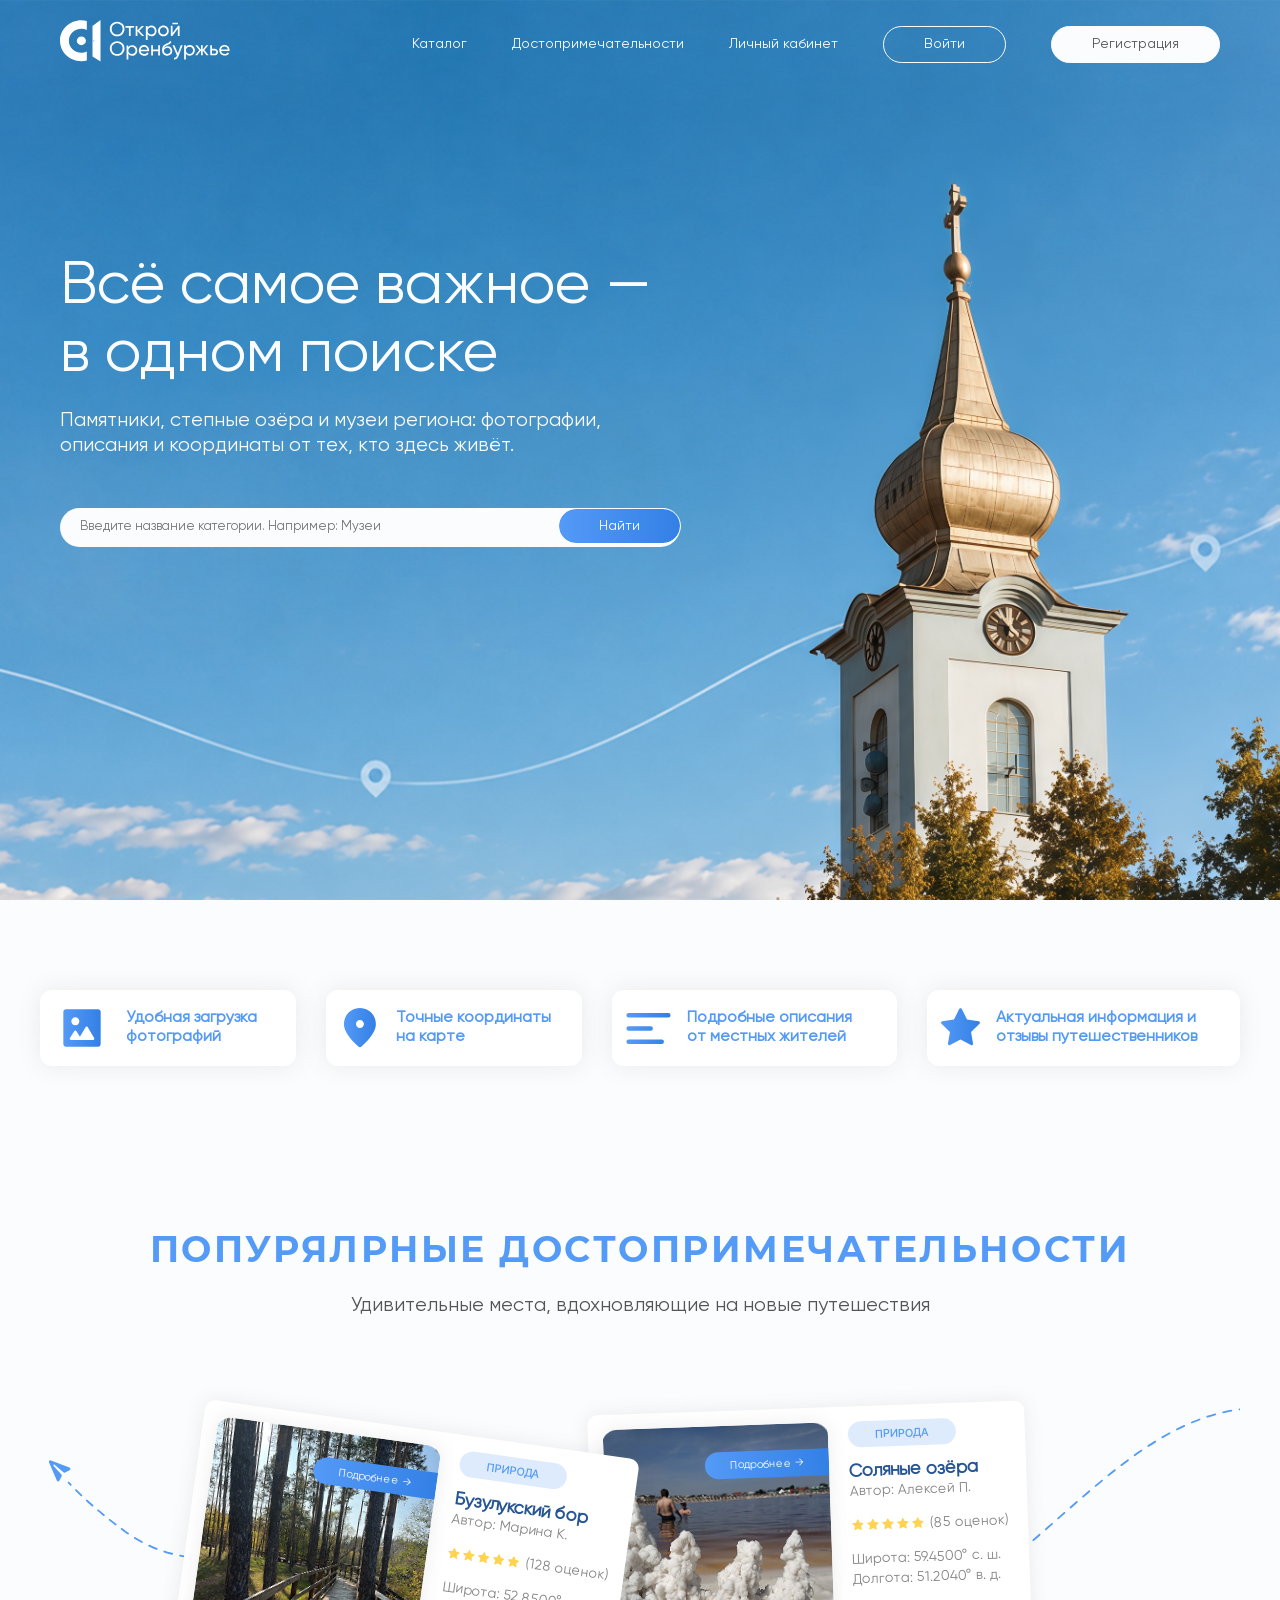
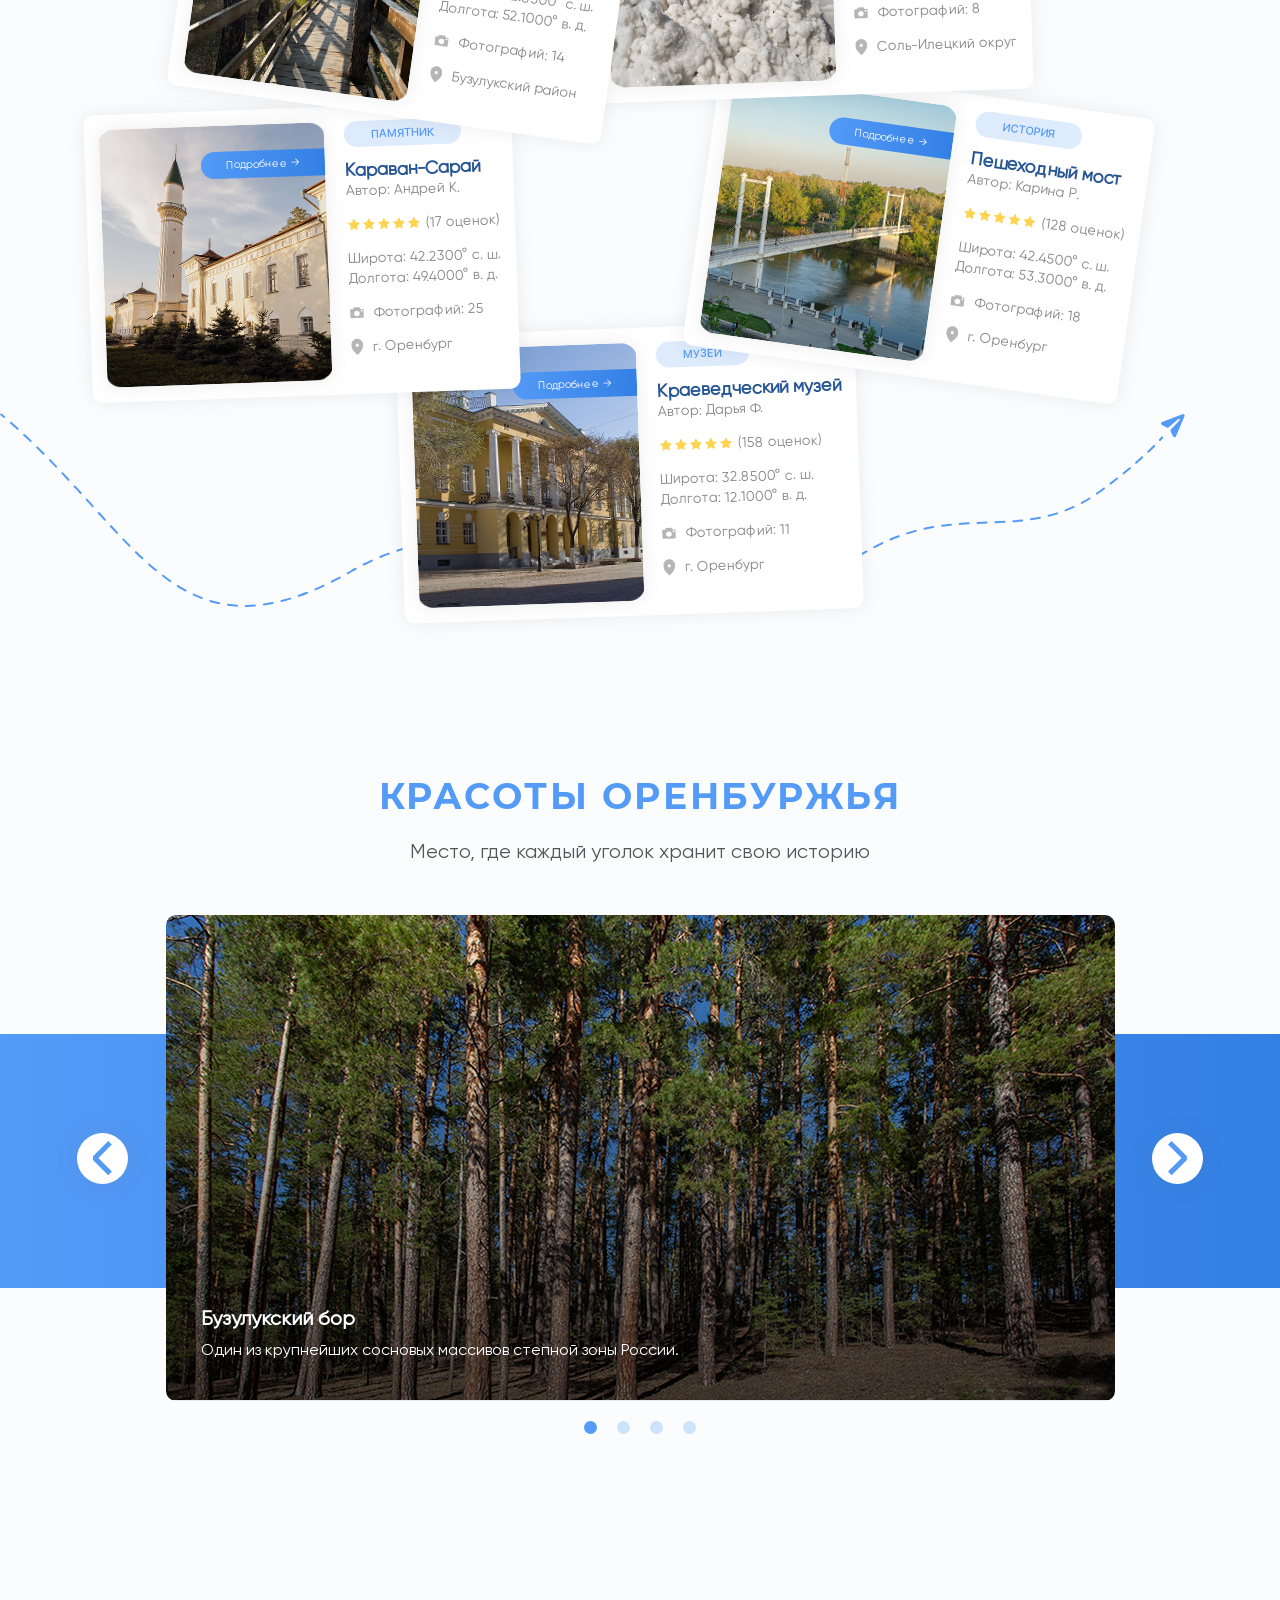
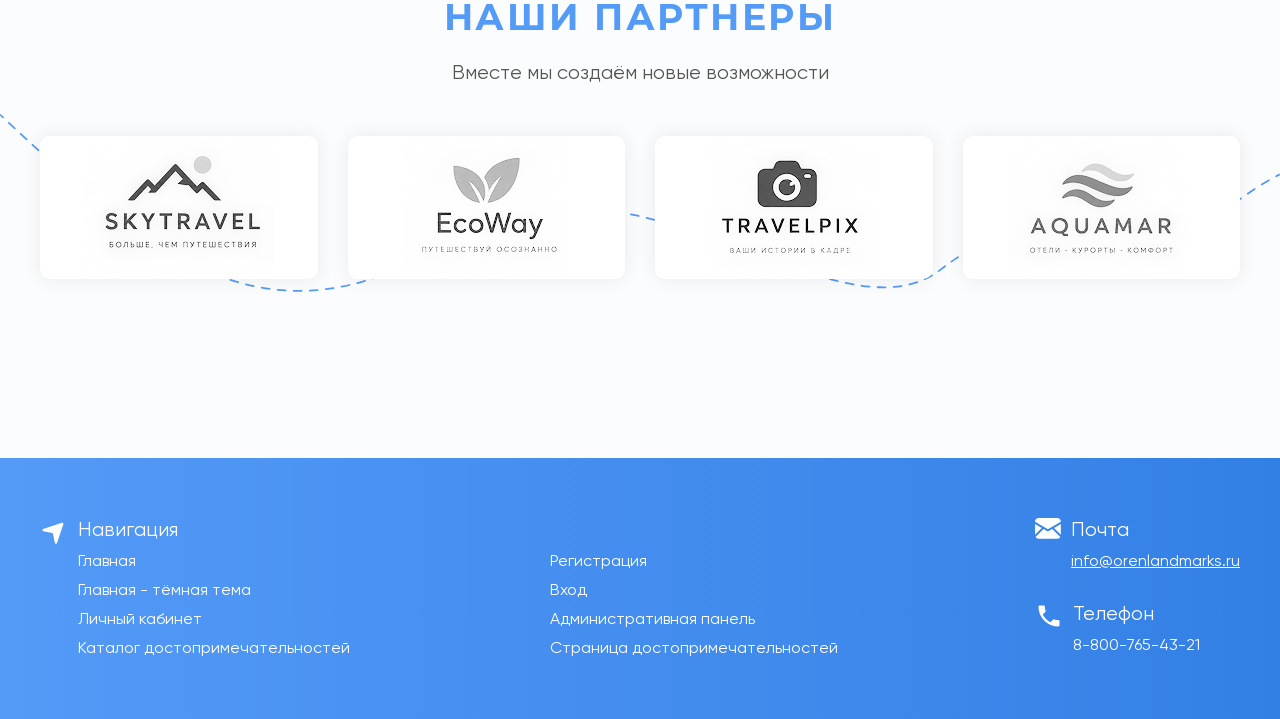
<file: index.html>
<!DOCTYPE html>
<html lang="en">

<head>
    <meta charset="UTF-8">
    <meta name="viewport" content="width=device-width, initial-scale=1.0">
    <title>Открой Оренбуржье</title>
    <link rel="stylesheet" href="css/style.css">
    <link rel="shortcut icon" href="images/icons/logo/fav.svg" type="image/x-icon">
</head>

<body>
    <header class="container">
        <a href="index.html"><img class="header-logo" src="images/icons/logo/logo White.svg" alt=""></a>

        <input type="checkbox" id="menu-toggle" class="menu-toggle">

        <label for="menu-toggle" class="burger" aria-label="Открыть меню">
            <span></span>
            <span></span>
            <span></span>
        </label>

        <nav>
            <label for="menu-toggle" class="menu-close" aria-label="Закрыть меню">
                <svg viewBox="0 0 24 24" fill="none" stroke-width="1.6" stroke-linecap="round">
                    <path d="M4 4L20 20M20 4L4 20" />
                </svg>
            </label>

            <a class="nav-link" href="catalog.html">Каталог</a>
            <a class="nav-link" href="index.html#search">Достопримечательности</a>
            <a class="nav-link" href="profile.html">Личный кабинет</a>
            <a class="btn1" href="login.html">Войти</a>
            <a class="btn2" href="register.html">Регистрация</a>
        </nav>
    </header>
    <section id="search" class="hero">
        <div class="hero-text container">
            <h1>Всё самое важное — в одном поиске</h1>
            <h3>Памятники, степные озёра и музеи региона: фотографии, описания и координаты от тех, кто здесь живёт.
            </h3>

            <div class="hero-search">
                <input type="search" list="cats" placeholder="Введите название категории. Например: Музеи">

                <datalist id="cats">
                    <option value="Памятники архитектуры">
                    <option value="Природные объекты">
                    <option value="Музеи">
                    <option value="Исторические места">
                </datalist>

                <a class="btn3" href="catalog.html">Найти</a>
            </div>
        </div>
    </section>

    <section class="advantages container">
        <div class="advantage">
            <img src="images/icons/advantage/comfort_dowload.svg" alt="">
            <h3>Удобная загрузка фотографий</h3>
        </div>
        <div class="advantage">
            <img src="images/icons/advantage/place.svg" alt="">
            <h3>Точные координаты<br> на карте</h3>
        </div>
        <div class="advantage">
            <img src="images/icons/advantage/text.svg" alt="">
            <h3>Подробные описания<br>от местных жителей</h3>
        </div>
        <div class="advantage">
            <img src="images/icons/advantage/star.svg" alt="">
            <h3>Актуальная информация и отзывы путешественников</h3>
        </div>
    </section>

    <!-- popular start -->
    <section class="container pt-160">
        <div class="title">
            <h2>Попурялрные достопримечательности</h2>
            <h3>Удивительные места, вдохновляющие на новые путешествия</h3>
        </div>
        <div class="popular-content">
            <div class="popular-card card1">

                <div class="popular-card-img">
                    <img src="images/popular/1.png" alt="">
                    <a href="landmark.html" class="popular-card-btn">Подробнее →</a>
                </div>

                <div class="popular-card-content">
                    <div class="popular-tag">Природа</div>
                    <div class="popular-card-title">
                        <h4>Бузулукский бор</h4>
                        <p>Автор: Марина К.</p>
                    </div>
                    <div class="popular-card-mark">
                        <div class="popular-card-mark-stars">
                            <img src="images/icons/popular/starYellow.svg" alt="">
                            <img src="images/icons/popular/starYellow.svg" alt="">
                            <img src="images/icons/popular/starYellow.svg" alt="">
                            <img src="images/icons/popular/starYellow.svg" alt="">
                            <img src="images/icons/popular/starYellow.svg" alt="">
                        </div>
                        <p>(128 оценок)</p>
                    </div>
                    <div class="popular-card-coordinates">
                        <p>Широта: 52.8500° с. ш.</p>
                        <p>Долгота: 52.1000° в. д.</p>
                    </div>
                    <div class="popular-card-photos">
                        <img src="images/icons/popular/camera.svg" alt="">
                        <p>Фотографий: 14</p>
                    </div>
                    <div class="popular-card-place">
                        <img src="images/icons/popular/place.svg" alt="">
                        <p>Бузулукский район</p>
                    </div>
                </div>
            </div>

            <div class="popular-card card2">

                <div class="popular-card-img">
                    <img src="images/popular/2.png" alt="">
                    <a href="landmark.html" class="popular-card-btn">Подробнее →</a>
                </div>

                <div class="popular-card-content">
                    <div class="popular-tag">Природа</div>
                    <div class="popular-card-title">
                        <h4>Соляные озёра</h4>
                        <p>Автор: Алексей П.</p>
                    </div>
                    <div class="popular-card-mark">
                        <div class="popular-card-mark-stars">
                            <img src="images/icons/popular/starYellow.svg" alt="">
                            <img src="images/icons/popular/starYellow.svg" alt="">
                            <img src="images/icons/popular/starYellow.svg" alt="">
                            <img src="images/icons/popular/starYellow.svg" alt="">
                            <img src="images/icons/popular/starYellow.svg" alt="">
                        </div>
                        <p>(85 оценок)</p>
                    </div>
                    <div class="popular-card-coordinates">
                        <p>Широта: 59.4500° с. ш.</p>
                        <p>Долгота: 51.2040° в. д.</p>
                    </div>
                    <div class="popular-card-photos">
                        <img src="images/icons/popular/camera.svg" alt="">
                        <p>Фотографий: 8</p>
                    </div>
                    <div class="popular-card-place">
                        <img src="images/icons/popular/place.svg" alt="">
                        <p>Соль-Илецкий округ</p>
                    </div>
                </div>
            </div>

            <div class="popular-card card3">

                <div class="popular-card-img">
                    <img src="images/popular/3.png" alt="">
                    <a href="landmark.html" class="popular-card-btn">Подробнее →</a>
                </div>

                <div class="popular-card-content">
                    <div class="popular-tag">Памятник</div>
                    <div class="popular-card-title">
                        <h4>Караван-Сарай</h4>
                        <p>Автор: Андрей К.</p>
                    </div>
                    <div class="popular-card-mark">
                        <div class="popular-card-mark-stars">
                            <img src="images/icons/popular/starYellow.svg" alt="">
                            <img src="images/icons/popular/starYellow.svg" alt="">
                            <img src="images/icons/popular/starYellow.svg" alt="">
                            <img src="images/icons/popular/starYellow.svg" alt="">
                            <img src="images/icons/popular/starYellow.svg" alt="">
                        </div>
                        <p>(17 оценок)</p>
                    </div>
                    <div class="popular-card-coordinates">
                        <p>Широта: 42.2300° с. ш.</p>
                        <p>Долгота: 49.4000° в. д.</p>
                    </div>
                    <div class="popular-card-photos">
                        <img src="images/icons/popular/camera.svg" alt="">
                        <p>Фотографий: 25</p>
                    </div>
                    <div class="popular-card-place">
                        <img src="images/icons/popular/place.svg" alt="">
                        <p>г. Оренбург</p>
                    </div>
                </div>
            </div>

            <div class="popular-card card4">

                <div class="popular-card-img">
                    <img src="images/popular/4.png" alt="">
                    <a href="landmark.html" class="popular-card-btn">Подробнее →</a>
                </div>

                <div class="popular-card-content">
                    <div class="popular-tag">История</div>
                    <div class="popular-card-title">
                        <h4>Пешеходный мост</h4>
                        <p>Автор: Карина Р.</p>
                    </div>
                    <div class="popular-card-mark">
                        <div class="popular-card-mark-stars">
                            <img src="images/icons/popular/starYellow.svg" alt="">
                            <img src="images/icons/popular/starYellow.svg" alt="">
                            <img src="images/icons/popular/starYellow.svg" alt="">
                            <img src="images/icons/popular/starYellow.svg" alt="">
                            <img src="images/icons/popular/starYellow.svg" alt="">
                        </div>
                        <p>(128 оценок)</p>
                    </div>
                    <div class="popular-card-coordinates">
                        <p>Широта: 42.4500° с. ш.</p>
                        <p>Долгота: 53.3000° в. д.</p>
                    </div>
                    <div class="popular-card-photos">
                        <img src="images/icons/popular/camera.svg" alt="">
                        <p>Фотографий: 18</p>
                    </div>
                    <div class="popular-card-place">
                        <img src="images/icons/popular/place.svg" alt="">
                        <p>г. Оренбург</p>
                    </div>
                </div>
            </div>

            <div class="popular-card card5">

                <div class="popular-card-img">
                    <img src="images/popular/5.png" alt="">
                    <a href="landmark.html" class="popular-card-btn">Подробнее →</a>
                </div>

                <div class="popular-card-content">
                    <div class="popular-tag">Музей</div>
                    <div class="popular-card-title">
                        <h4>Краеведческий музей</h4>
                        <p>Автор: Дарья Ф.</p>
                    </div>
                    <div class="popular-card-mark">
                        <div class="popular-card-mark-stars">
                            <img src="images/icons/popular/starYellow.svg" alt="">
                            <img src="images/icons/popular/starYellow.svg" alt="">
                            <img src="images/icons/popular/starYellow.svg" alt="">
                            <img src="images/icons/popular/starYellow.svg" alt="">
                            <img src="images/icons/popular/starYellow.svg" alt="">
                        </div>
                        <p>(158 оценок)</p>
                    </div>
                    <div class="popular-card-coordinates">
                        <p>Широта: 32.8500° с. ш.</p>
                        <p>Долгота: 12.1000° в. д.</p>
                    </div>
                    <div class="popular-card-photos">
                        <img src="images/icons/popular/camera.svg" alt="">
                        <p>Фотографий: 11</p>
                    </div>
                    <div class="popular-card-place">
                        <img src="images/icons/popular/place.svg" alt="">
                        <p>г. Оренбург</p>
                    </div>
                </div>
            </div>

        </div>
    </section>
    <div class="designArrow1"><img src="images/icons/designArrow.svg" alt=""></div>
    <div class="designArrow2"><img src="images/icons/designArrow2.svg" alt=""></div>
    <!-- popular end -->


    <section class="container pt-160">
        <div class="title">
            <h2>Красоты оренбуржья</h2>
            <h3>Место, где каждый уголок хранит свою историю</h3>
        </div>

        <div class="slider-wrap">
            <input type="radio" name="r" id="r1" checked>
            <input type="radio" name="r" id="r2">
            <input type="radio" name="r" id="r3">
            <input type="radio" name="r" id="r4">

            <div class="slider-section">
                <div class="slider">
                    <div class="slide">
                        <div class="slide-desc">
                            <h3>Бузулукский бор</h3>
                            <p>Один из крупнейших сосновых массивов степной зоны России.</p>
                        </div>
                        <img src="images/slider/1.png" alt="">
                    </div>
                    <div class="slide">
                        <div class="slide-desc">
                            <h3>Соляные озёра</h3>
                            <p>Солёная вода, в которой отдыхают и лечатся уже более века.</p>
                        </div>
                        <img src="images/slider/2.png" alt="">
                    </div>
                    <div class="slide">
                        <div class="slide-desc">
                            <h3>Караван-Сарай</h3>
                            <p>Историческое здание Оренбурга на берегу Урала.</p>
                        </div>
                        <img src="images/slider/3.png" alt="">
                    </div>
                    <div class="slide">
                        <div class="slide-desc">
                            <h3>Мост «Европа — Азия»</h3>
                            <p>Пешеходный мост через Урал, соединяющий два континента.</p>
                        </div>
                        <img src="images/slider/4.png" alt="">
                    </div>
                </div>
            </div>

            <div class="slider-nav">
                <label for="r1"></label>
                <label for="r2"></label>
                <label for="r3"></label>
                <label for="r4"></label>
            </div>

            <div class="slider-arrows">
                <div class="arrows a1">
                    <label for="r4" class="prev"><img src="images/icons/prew.svg" alt=""></label>
                    <label for="r2" class="next"><img src="images/icons/next.svg" alt=""></label>
                </div>
                <div class="arrows a2">
                    <label for="r1" class="prev"><img src="images/icons/prew.svg" alt=""></label>
                    <label for="r3" class="next"><img src="images/icons/next.svg" alt=""></label>
                </div>
                <div class="arrows a3">
                    <label for="r2" class="prev"><img src="images/icons/prew.svg" alt=""></label>
                    <label for="r4" class="next"><img src="images/icons/next.svg" alt=""></label>
                </div>
                <div class="arrows a4">
                    <label for="r3" class="prev"><img src="images/icons/prew.svg" alt=""></label>
                    <label for="r1" class="next"><img src="images/icons/next.svg" alt=""></label>
                </div>
            </div>
        </div>
    </section>
    <div class="slider-background"></div>

    <section class="container pt-160">
        <div class="title">
            <h2>Наши партнеры</h2>
            <h3>Вместе мы создаём новые возможности</h3>
        </div>
        <div class="partners-cards">
            <div class="partners-card">
                <img src="images/partners/1.png" alt="">
            </div>
            <div class="partners-card">
                <img src="images/partners/2.png" alt="">
            </div>
            <div class="partners-card">
                <img src="images/partners/3.png" alt="">
            </div>
            <div class="partners-card">
                <img src="images/partners/4.png" alt="">
            </div>
        </div>
    </section>
    <img class="designLine" src="images/icons/designLine.svg" alt="">
    </main>
    <div class="pt-160"></div>

    <footer>
        <div class="footer-content container">
            <div class="footer-blocks">

                <img src="images/icons/footer/nav.svg" alt="">
                <div class="footer-text">
                    <h3>Навигация</h3>
                    <div class="footer-nav-blocks">
                        <div class="footer-nav-block">
                            <a class="nav-link" href="index.html">Главная</a>
                            <a class="nav-link" href="index_dark.html">Главная - тёмная тема</a>
                            <a class="nav-link" href="profile.html">Личный кабинет</a>
                            <a class="nav-link" href="catalog.html">Каталог достопримечательностей</a>
                        </div>
                        <div class="footer-nav-block">
                            <a class="nav-link" href="register.html">Регистрация</a>
                            <a class="nav-link" href="login.html">Вход</a>
                            <a class="nav-link" href="admin.html">Административная панель</a>
                            <a class="nav-link" href="landmark.html">Страница достопримечательностей</a>
                        </div>
                    </div>
                </div>
            </div>

            <div class="footer-blocks">
                <div class="footer-block-content">
                    <div class="footer-block">
                        <img src="images/icons/footer/mail.svg" alt="">
                        <div class="footer-text">

                            <h3>Почта</h3>

                            <div class="footer-nav-block">
                                <a class="nav-link footer-mail"
                                    href="mailto:info@orenlandmarks.ru">info@orenlandmarks.ru</a>
                            </div>
                        </div>
                    </div>

                    <div class="footer-block">

                        <img src="images/icons/footer/phone.svg" alt="">
                        <div class="footer-text">
                            <h3>Телефон</h3>

                            <div class="footer-nav-block">
                                <a class="nav-link" href="tel:+78007654321">8-800-765-43-21</a>
                            </div>
                        </div>
                    </div>


                </div>
            </div>
    </footer>
</body>

</html>
</file>
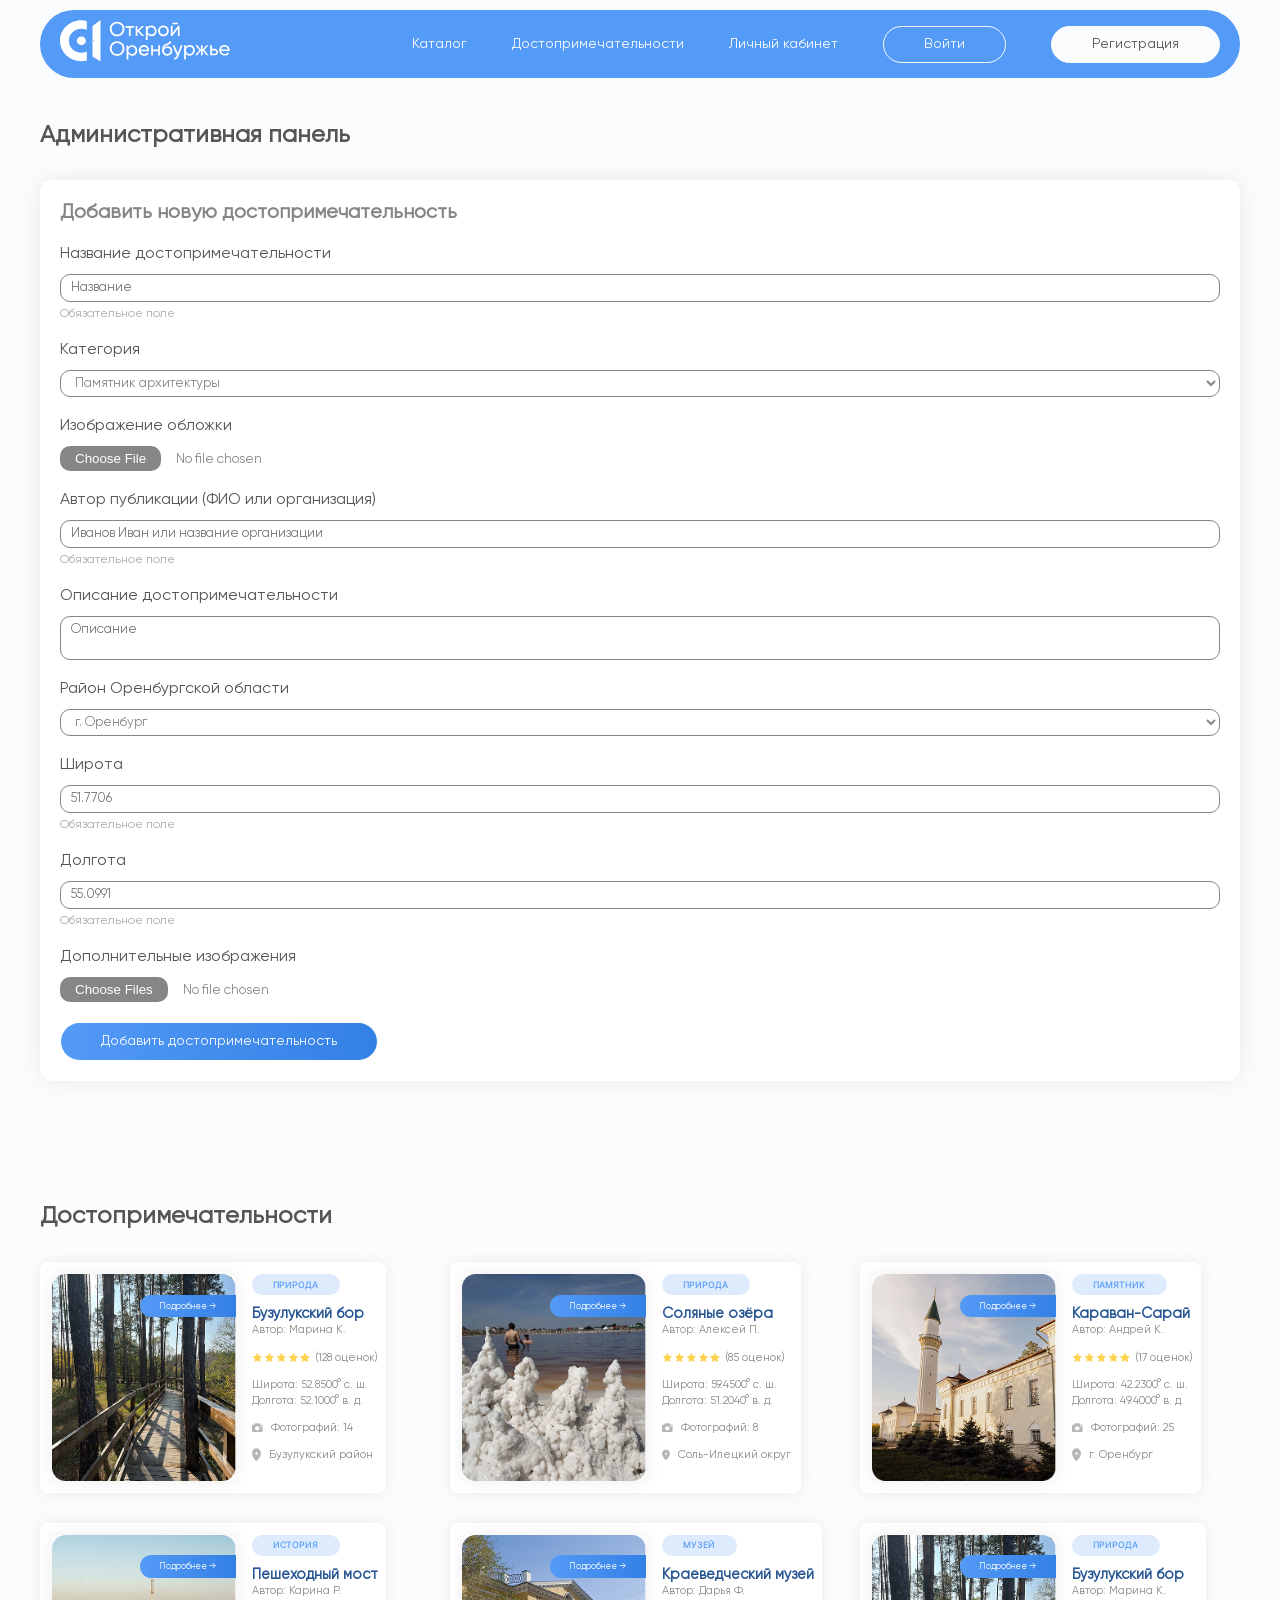
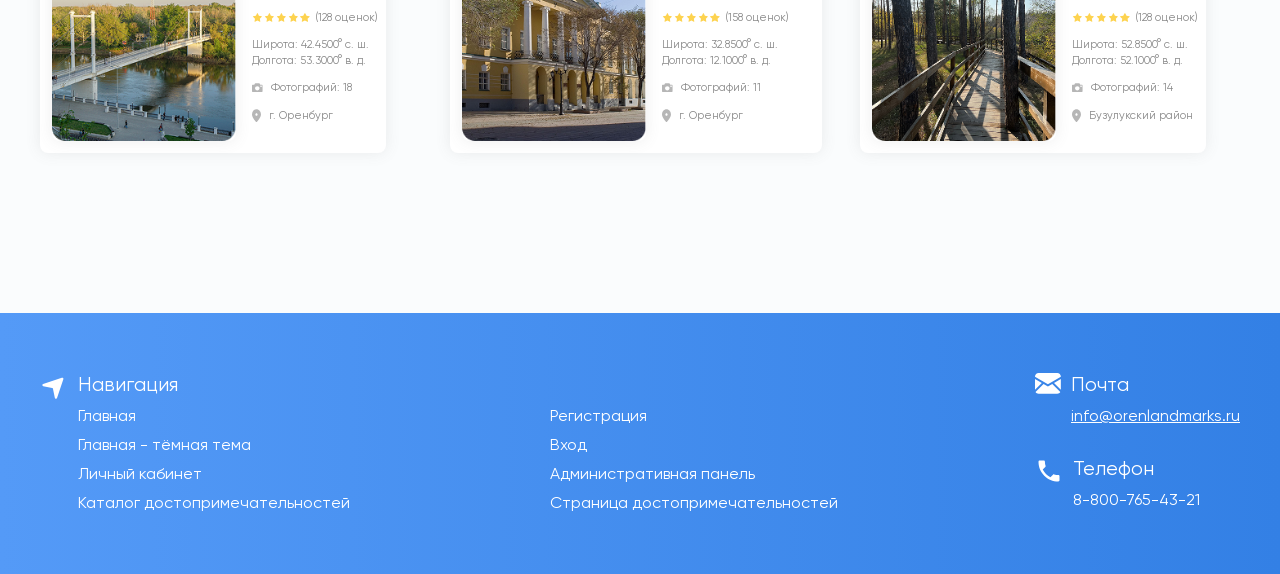
<file: admin.html>
<!DOCTYPE html>
<html lang="en">

<head>
    <meta charset="UTF-8">
    <meta name="viewport" content="width=device-width, initial-scale=1.0">
    <title>Document</title>
    <link rel="stylesheet" href="css/style.css">
    <link rel="shortcut icon" href="images/icons/logo/fav.svg" type="image/x-icon">
</head>

<body>

    <body class="inner">
        <header class="container">
        <a href="index.html"><img class="header-logo" src="images/icons/logo/logo White.svg" alt=""></a>

        <input type="checkbox" id="menu-toggle" class="menu-toggle">

        <label for="menu-toggle" class="burger" aria-label="Открыть меню">
            <span></span>
            <span></span>
            <span></span>
        </label>

        <nav>
            <label for="menu-toggle" class="menu-close" aria-label="Закрыть меню">
                <svg viewBox="0 0 24 24" fill="none" stroke-width="1.6" stroke-linecap="round">
                    <path d="M4 4L20 20M20 4L4 20" />
                </svg>
            </label>

            <a class="nav-link" href="catalog.html">Каталог</a>
            <a class="nav-link" href="index.html#search">Достопримечательности</a>
            <a class="nav-link" href="profile.html">Личный кабинет</a>
            <a class="btn1" href="login.html">Войти</a>
            <a class="btn2" href="register.html">Регистрация</a>
        </nav>
    </header>

        <main class="container pt-100">
            <section>
                <div class="catalog-header">
                    <h2>Административная панель</h2>
                    <br>
                </div>

                <form class="formwide" action="admin.html" method="get">
                    <h3>Добавить новую достопримечательность</h3>
                    <div class="field">
                        <label for="a-title">Название достопримечательности</label>
                        <input id="a-title" name="a-title" type="text" placeholder="Название" required>
                        <span class="msg req">Обязательное поле</span>
                    </div>
                    <div class="field">
                        <label for="a-cat">Категория</label>
                        <select id="a-cat" name="cat">
                            <option>Памятник архитектуры</option>
                            <option>Природный объект</option>
                            <option>Музей</option>
                            <option>Историческое место</option>
                            <option>Религиозное сооружение</option>
                            <option>Другое</option>
                        </select>
                    </div>
                    <div class="field">
                        <label for="a-cover">Изображение обложки</label>
                        <input id="a-cover" name="cover" type="file" accept="image/*" required>
                    </div>
                    <div class="field">
                        <label for="a-author">Автор публикации (ФИО или организация)</label>
                        <input id="a-author" name="a-author" type="text"
                            placeholder="Иванов Иван или название организации" required>
                        <span class="msg req">Обязательное поле</span>
                    </div>
                    <div class="field">
                        <label for="a-desc">Описание достопримечательности</label>
                        <textarea id="a-desc" name="desc" required placeholder="Описание"></textarea>
                    </div>
                    <div class="field">
                        <label for="a-dist">Район Оренбургской области</label>
                        <select id="a-dist" name="dist">
                            <option>г. Оренбург</option>
                            <option>Бузулукский район</option>
                            <option>Соль-Илецкий городской округ</option>
                            <option>Ириклинский район</option>
                            <option>Саракташский район</option>
                            <option>Тоцкий район</option>
                            <option>Кувандыкский городской округ</option>
                            <option>Гайский городской округ</option>
                        </select>
                    </div>
                    <div class="field">
                        <label for="a-lat">Широта</label>
                        <input id="a-lat" name="a-lat" type="text" placeholder="51.7706" required
                            pattern="-?[0-9]{1,2}\.[0-9]+">
                        <span class="msg req">Обязательное поле</span>
                    </div>
                    <div class="field">
                        <label for="a-lon">Долгота</label>
                        <input id="a-lon" name="a-lon" type="text" placeholder="55.0991" required
                            pattern="-?[0-9]{1,3}\.[0-9]+">
                        <span class="msg req">Обязательное поле</span>
                    </div>
                    <div class="field">
                        <label for="a-imgs">Дополнительные изображения</label>
                        <input id="a-imgs" name="images" type="file" accept="image/*" multiple>
                    </div>
                    <button class="btn3" type="submit">Добавить достопримечательность</button>
                </form>
            </section>
            <section class="attractions pt-100">
                <div class="catalog-header">
                    <h2>Достопримечательности</h2>
                </div>
                <div class="catalog-cards">
                    <div class="popular-card">

                        <div class="popular-card-img">
                            <img src="images/popular/1.png" alt="">
                            <a href="landmark.html" class="popular-card-btn">Подробнее →</a>
                        </div>

                        <div class="popular-card-content">
                            <div class="popular-tag">Природа</div>
                            <div class="popular-card-title">
                                <h4>Бузулукский бор</h4>
                                <p>Автор: Марина К.</p>
                            </div>
                            <div class="popular-card-mark">
                                <div class="popular-card-mark-stars">
                                    <img src="images/icons/popular/starYellow.svg" alt="">
                                    <img src="images/icons/popular/starYellow.svg" alt="">
                                    <img src="images/icons/popular/starYellow.svg" alt="">
                                    <img src="images/icons/popular/starYellow.svg" alt="">
                                    <img src="images/icons/popular/starYellow.svg" alt="">
                                </div>
                                <p>(128 оценок)</p>
                            </div>
                            <div class="popular-card-coordinates">
                                <p>Широта: 52.8500° с. ш.</p>
                                <p>Долгота: 52.1000° в. д.</p>
                            </div>
                            <div class="popular-card-photos">
                                <img src="images/icons/popular/camera.svg" alt="">
                                <p>Фотографий: 14</p>
                            </div>
                            <div class="popular-card-place">
                                <img src="images/icons/popular/place.svg" alt="">
                                <p>Бузулукский район</p>
                            </div>
                        </div>
                    </div>
                    <div class="popular-card">

                        <div class="popular-card-img">
                            <img src="images/popular/2.png" alt="">
                            <a href="landmark.html" class="popular-card-btn">Подробнее →</a>
                        </div>

                        <div class="popular-card-content">
                            <div class="popular-tag">Природа</div>
                            <div class="popular-card-title">
                                <h4>Соляные озёра</h4>
                                <p>Автор: Алексей П.</p>
                            </div>
                            <div class="popular-card-mark">
                                <div class="popular-card-mark-stars">
                                    <img src="images/icons/popular/starYellow.svg" alt="">
                                    <img src="images/icons/popular/starYellow.svg" alt="">
                                    <img src="images/icons/popular/starYellow.svg" alt="">
                                    <img src="images/icons/popular/starYellow.svg" alt="">
                                    <img src="images/icons/popular/starYellow.svg" alt="">
                                </div>
                                <p>(85 оценок)</p>
                            </div>
                            <div class="popular-card-coordinates">
                                <p>Широта: 59.4500° с. ш.</p>
                                <p>Долгота: 51.2040° в. д.</p>
                            </div>
                            <div class="popular-card-photos">
                                <img src="images/icons/popular/camera.svg" alt="">
                                <p>Фотографий: 8</p>
                            </div>
                            <div class="popular-card-place">
                                <img src="images/icons/popular/place.svg" alt="">
                                <p>Соль-Илецкий округ</p>
                            </div>
                        </div>
                    </div>

                    <div class="popular-card">

                        <div class="popular-card-img">
                            <img src="images/popular/3.png" alt="">
                            <a href="landmark.html" class="popular-card-btn">Подробнее →</a>
                        </div>

                        <div class="popular-card-content">
                            <div class="popular-tag">Памятник</div>
                            <div class="popular-card-title">
                                <h4>Караван-Сарай</h4>
                                <p>Автор: Андрей К.</p>
                            </div>
                            <div class="popular-card-mark">
                                <div class="popular-card-mark-stars">
                                    <img src="images/icons/popular/starYellow.svg" alt="">
                                    <img src="images/icons/popular/starYellow.svg" alt="">
                                    <img src="images/icons/popular/starYellow.svg" alt="">
                                    <img src="images/icons/popular/starYellow.svg" alt="">
                                    <img src="images/icons/popular/starYellow.svg" alt="">
                                </div>
                                <p>(17 оценок)</p>
                            </div>
                            <div class="popular-card-coordinates">
                                <p>Широта: 42.2300° с. ш.</p>
                                <p>Долгота: 49.4000° в. д.</p>
                            </div>
                            <div class="popular-card-photos">
                                <img src="images/icons/popular/camera.svg" alt="">
                                <p>Фотографий: 25</p>
                            </div>
                            <div class="popular-card-place">
                                <img src="images/icons/popular/place.svg" alt="">
                                <p>г. Оренбург</p>
                            </div>
                        </div>
                    </div>

                    <div class="popular-card">

                        <div class="popular-card-img">
                            <img src="images/popular/4.png" alt="">
                            <a href="landmark.html" class="popular-card-btn">Подробнее →</a>
                        </div>

                        <div class="popular-card-content">
                            <div class="popular-tag">История</div>
                            <div class="popular-card-title">
                                <h4>Пешеходный мост</h4>
                                <p>Автор: Карина Р.</p>
                            </div>
                            <div class="popular-card-mark">
                                <div class="popular-card-mark-stars">
                                    <img src="images/icons/popular/starYellow.svg" alt="">
                                    <img src="images/icons/popular/starYellow.svg" alt="">
                                    <img src="images/icons/popular/starYellow.svg" alt="">
                                    <img src="images/icons/popular/starYellow.svg" alt="">
                                    <img src="images/icons/popular/starYellow.svg" alt="">
                                </div>
                                <p>(128 оценок)</p>
                            </div>
                            <div class="popular-card-coordinates">
                                <p>Широта: 42.4500° с. ш.</p>
                                <p>Долгота: 53.3000° в. д.</p>
                            </div>
                            <div class="popular-card-photos">
                                <img src="images/icons/popular/camera.svg" alt="">
                                <p>Фотографий: 18</p>
                            </div>
                            <div class="popular-card-place">
                                <img src="images/icons/popular/place.svg" alt="">
                                <p>г. Оренбург</p>
                            </div>
                        </div>
                    </div>

                    <div class="popular-card">

                        <div class="popular-card-img">
                            <img src="images/popular/5.png" alt="">
                            <a href="landmark.html" class="popular-card-btn">Подробнее →</a>
                        </div>

                        <div class="popular-card-content">
                            <div class="popular-tag">Музей</div>
                            <div class="popular-card-title">
                                <h4>Краеведческий музей</h4>
                                <p>Автор: Дарья Ф.</p>
                            </div>
                            <div class="popular-card-mark">
                                <div class="popular-card-mark-stars">
                                    <img src="images/icons/popular/starYellow.svg" alt="">
                                    <img src="images/icons/popular/starYellow.svg" alt="">
                                    <img src="images/icons/popular/starYellow.svg" alt="">
                                    <img src="images/icons/popular/starYellow.svg" alt="">
                                    <img src="images/icons/popular/starYellow.svg" alt="">
                                </div>
                                <p>(158 оценок)</p>
                            </div>
                            <div class="popular-card-coordinates">
                                <p>Широта: 32.8500° с. ш.</p>
                                <p>Долгота: 12.1000° в. д.</p>
                            </div>
                            <div class="popular-card-photos">
                                <img src="images/icons/popular/camera.svg" alt="">
                                <p>Фотографий: 11</p>
                            </div>
                            <div class="popular-card-place">
                                <img src="images/icons/popular/place.svg" alt="">
                                <p>г. Оренбург</p>
                            </div>
                        </div>
                    </div>

                    <div class="popular-card">

                        <div class="popular-card-img">
                            <img src="images/popular/1.png" alt="">
                            <a href="landmark.html" class="popular-card-btn">Подробнее →</a>
                        </div>

                        <div class="popular-card-content">
                            <div class="popular-tag">Природа</div>
                            <div class="popular-card-title">
                                <h4>Бузулукский бор</h4>
                                <p>Автор: Марина К.</p>
                            </div>
                            <div class="popular-card-mark">
                                <div class="popular-card-mark-stars">
                                    <img src="images/icons/popular/starYellow.svg" alt="">
                                    <img src="images/icons/popular/starYellow.svg" alt="">
                                    <img src="images/icons/popular/starYellow.svg" alt="">
                                    <img src="images/icons/popular/starYellow.svg" alt="">
                                    <img src="images/icons/popular/starYellow.svg" alt="">
                                </div>
                                <p>(128 оценок)</p>
                            </div>
                            <div class="popular-card-coordinates">
                                <p>Широта: 52.8500° с. ш.</p>
                                <p>Долгота: 52.1000° в. д.</p>
                            </div>
                            <div class="popular-card-photos">
                                <img src="images/icons/popular/camera.svg" alt="">
                                <p>Фотографий: 14</p>
                            </div>
                            <div class="popular-card-place">
                                <img src="images/icons/popular/place.svg" alt="">
                                <p>Бузулукский район</p>
                            </div>
                        </div>
                    </div>
                </div>
            </section>
        </main>
        <div class="pt-160"></div>
        <footer>
            <div class="footer-content container">
                <div class="footer-blocks">

                    <img src="images/icons/footer/nav.svg" alt="">
                    <div class="footer-text">
                        <h3>Навигация</h3>
                        <div class="footer-nav-blocks">
                            <div class="footer-nav-block">
                                <a class="nav-link" href="index.html">Главная</a>
                                <a class="nav-link" href="index_dark.html">Главная - тёмная тема</a>
                                <a class="nav-link" href="profile.html">Личный кабинет</a>
                                <a class="nav-link" href="catalog.html">Каталог достопримечательностей</a>
                            </div>
                            <div class="footer-nav-block">
                                <a class="nav-link" href="register.html">Регистрация</a>
                                <a class="nav-link" href="login.html">Вход</a>
                                <a class="nav-link" href="admin.html">Административная панель</a>
                                <a class="nav-link" href="landmark.html">Страница достопримечательностей</a>
                            </div>
                        </div>
                    </div>
                </div>

                <div class="footer-blocks">
                    <div class="footer-block-content">
                        <div class="footer-block">
                            <img src="images/icons/footer/mail.svg" alt="">
                            <div class="footer-text">

                                <h3>Почта</h3>

                                <div class="footer-nav-block">
                                    <a class="nav-link footer-mail"
                                        href="mailto:info@orenlandmarks.ru">info@orenlandmarks.ru</a>
                                </div>
                            </div>
                        </div>

                        <div class="footer-block">

                            <img src="images/icons/footer/phone.svg" alt="">
                            <div class="footer-text">
                                <h3>Телефон</h3>

                                <div class="footer-nav-block">
                                    <a class="nav-link" href="tel:+78007654321">8-800-765-43-21</a>
                                </div>
                            </div>
                        </div>


                    </div>
                </div>
        </footer>
    </body>

</html>
</file>
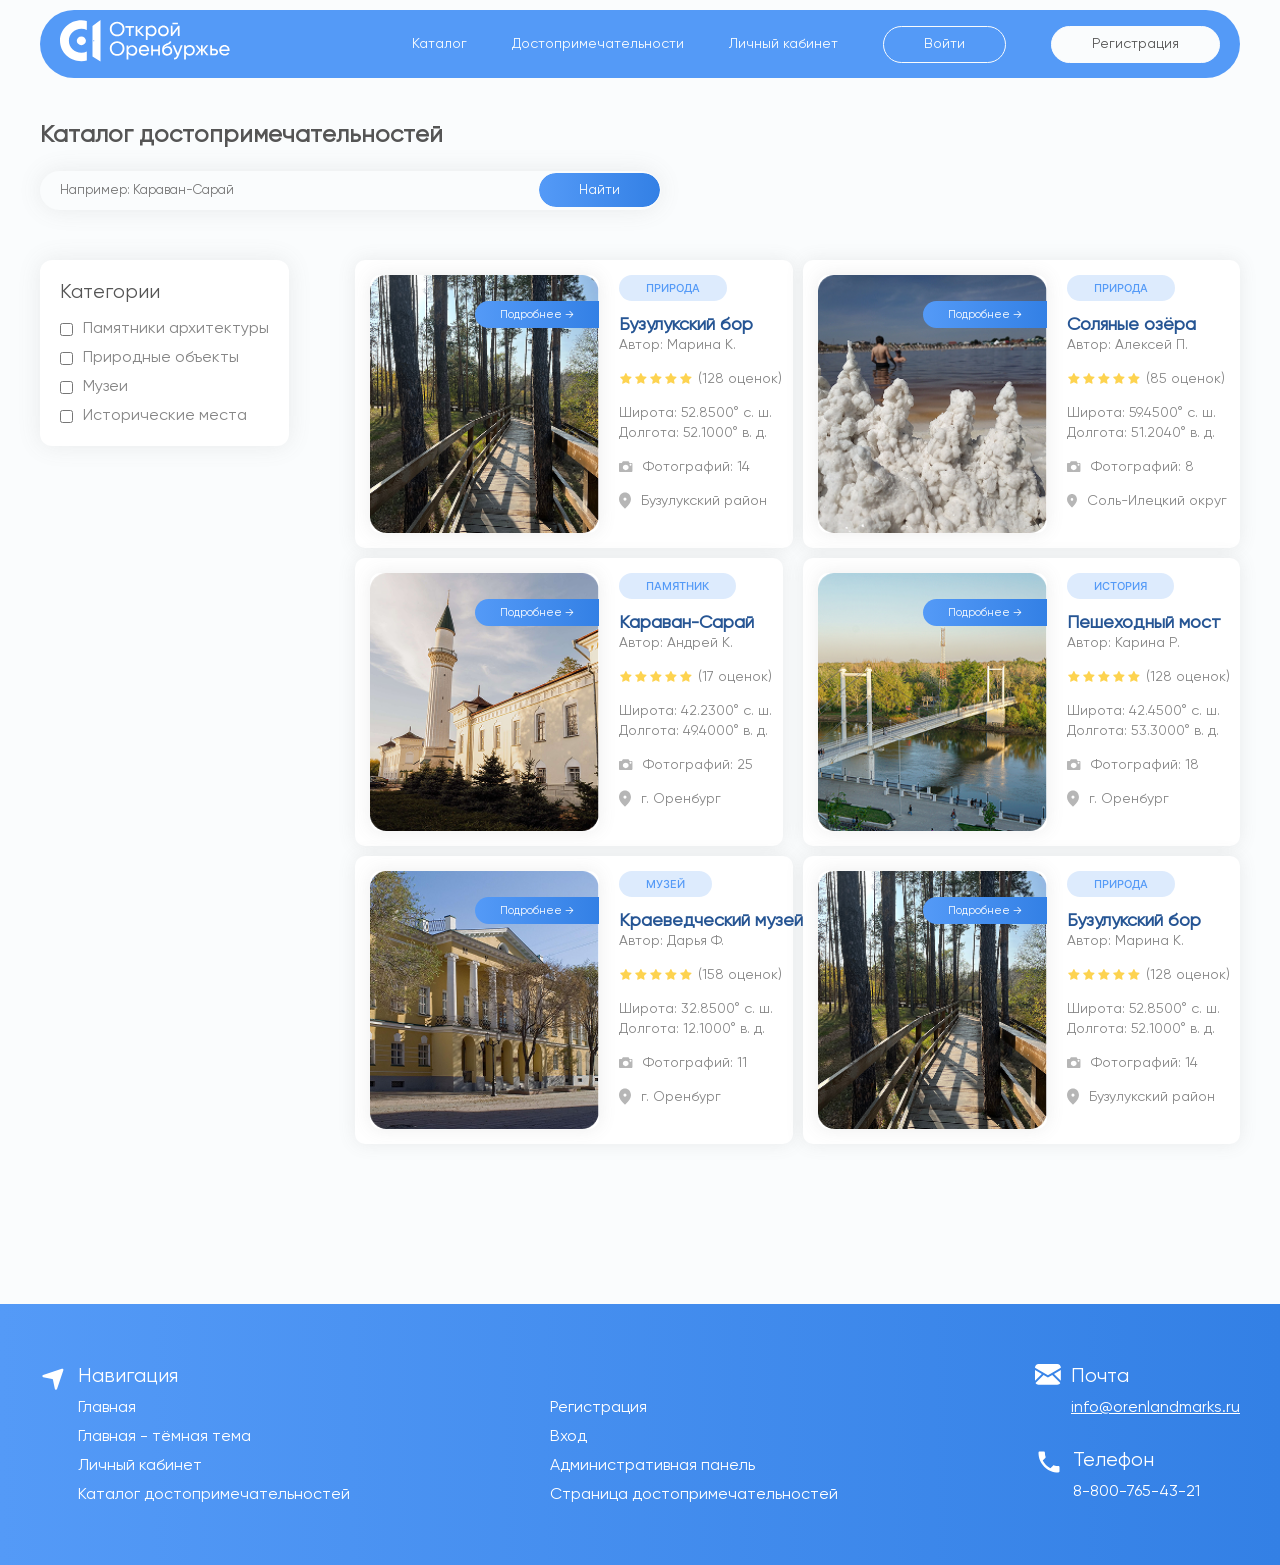
<file: catalog.html>
<!DOCTYPE html>
<html lang="en">

<head>
    <meta charset="UTF-8">
    <meta name="viewport" content="width=device-width, initial-scale=1.0">
    <title>Каталог</title>
    <link rel="stylesheet" href="css/style.css">
    <link rel="shortcut icon" href="images/icons/logo/fav.svg" type="image/x-icon">
</head>

<body class="inner">
    <header class="container">
        <a href="index.html"><img class="header-logo" src="images/icons/logo/logo White.svg" alt=""></a>

        <input type="checkbox" id="menu-toggle" class="menu-toggle">

        <label for="menu-toggle" class="burger" aria-label="Открыть меню">
            <span></span>
            <span></span>
            <span></span>
        </label>

        <nav>
            <label for="menu-toggle" class="menu-close" aria-label="Закрыть меню">
                <svg viewBox="0 0 24 24" fill="none" stroke-width="1.6" stroke-linecap="round">
                    <path d="M4 4L20 20M20 4L4 20" />
                </svg>
            </label>

            <a class="nav-link" href="catalog.html">Каталог</a>
            <a class="nav-link" href="index.html#search">Достопримечательности</a>
            <a class="nav-link" href="profile.html">Личный кабинет</a>
            <a class="btn1" href="login.html">Войти</a>
            <a class="btn2" href="register.html">Регистрация</a>
        </nav>
    </header>
    <main class="pt-100">
        <div class="catalog-header container">
            <h2>Каталог достопримечательностей</h2>
            <div class="hero-search catalog-search">
                <input type="search" list="cats" placeholder="Например: Караван-Сарай">

                <datalist id="cats">
                    <option value="Бузулукский бор">
                    <option value="Соль-Илецк">
                    <option value="Караван-Сарай">
                </datalist>

                <a class="btn3" href="">Найти</a>
            </div>
        </div>

        <section class="catalog-content container">
            <div class="catalog-filter">
                <h3>Категории</h3>
                <div class="filter">
                    <input type="checkbox" name="" id="c1">
                    <label for="c1">Памятники архитектуры</label>
                </div>
                <div class="filter">
                    <input type="checkbox" name="" id="c2">
                    <label for="c2">Природные объекты</label>
                </div>
                <div class="filter">
                    <input type="checkbox" name="" id="c3">
                    <label for="c3">Музеи</label>
                </div>
                <div class="filter">
                    <input type="checkbox" name="" id="c4">
                    <label for="c4">Исторические места</label>
                </div>
            </div>
            <div class="catalog-cards">
                <div class="popular-card">

                    <div class="popular-card-img">
                        <img src="images/popular/1.png" alt="">
                        <a href="landmark.html" class="popular-card-btn">Подробнее →</a>
                    </div>

                    <div class="popular-card-content">
                        <div class="popular-tag">Природа</div>
                        <div class="popular-card-title">
                            <h4>Бузулукский бор</h4>
                            <p>Автор: Марина К.</p>
                        </div>
                        <div class="popular-card-mark">
                            <div class="popular-card-mark-stars">
                                <img src="images/icons/popular/starYellow.svg" alt="">
                                <img src="images/icons/popular/starYellow.svg" alt="">
                                <img src="images/icons/popular/starYellow.svg" alt="">
                                <img src="images/icons/popular/starYellow.svg" alt="">
                                <img src="images/icons/popular/starYellow.svg" alt="">
                            </div>
                            <p>(128 оценок)</p>
                        </div>
                        <div class="popular-card-coordinates">
                            <p>Широта: 52.8500° с. ш.</p>
                            <p>Долгота: 52.1000° в. д.</p>
                        </div>
                        <div class="popular-card-photos">
                            <img src="images/icons/popular/camera.svg" alt="">
                            <p>Фотографий: 14</p>
                        </div>
                        <div class="popular-card-place">
                            <img src="images/icons/popular/place.svg" alt="">
                            <p>Бузулукский район</p>
                        </div>
                    </div>
                </div>
                <div class="popular-card">

                    <div class="popular-card-img">
                        <img src="images/popular/2.png" alt="">
                        <a href="landmark.html" class="popular-card-btn">Подробнее →</a>
                    </div>

                    <div class="popular-card-content">
                        <div class="popular-tag">Природа</div>
                        <div class="popular-card-title">
                            <h4>Соляные озёра</h4>
                            <p>Автор: Алексей П.</p>
                        </div>
                        <div class="popular-card-mark">
                            <div class="popular-card-mark-stars">
                                <img src="images/icons/popular/starYellow.svg" alt="">
                                <img src="images/icons/popular/starYellow.svg" alt="">
                                <img src="images/icons/popular/starYellow.svg" alt="">
                                <img src="images/icons/popular/starYellow.svg" alt="">
                                <img src="images/icons/popular/starYellow.svg" alt="">
                            </div>
                            <p>(85 оценок)</p>
                        </div>
                        <div class="popular-card-coordinates">
                            <p>Широта: 59.4500° с. ш.</p>
                            <p>Долгота: 51.2040° в. д.</p>
                        </div>
                        <div class="popular-card-photos">
                            <img src="images/icons/popular/camera.svg" alt="">
                            <p>Фотографий: 8</p>
                        </div>
                        <div class="popular-card-place">
                            <img src="images/icons/popular/place.svg" alt="">
                            <p>Соль-Илецкий округ</p>
                        </div>
                    </div>
                </div>

                <div class="popular-card">

                    <div class="popular-card-img">
                        <img src="images/popular/3.png" alt="">
                        <a href="landmark.html" class="popular-card-btn">Подробнее →</a>
                    </div>

                    <div class="popular-card-content">
                        <div class="popular-tag">Памятник</div>
                        <div class="popular-card-title">
                            <h4>Караван-Сарай</h4>
                            <p>Автор: Андрей К.</p>
                        </div>
                        <div class="popular-card-mark">
                            <div class="popular-card-mark-stars">
                                <img src="images/icons/popular/starYellow.svg" alt="">
                                <img src="images/icons/popular/starYellow.svg" alt="">
                                <img src="images/icons/popular/starYellow.svg" alt="">
                                <img src="images/icons/popular/starYellow.svg" alt="">
                                <img src="images/icons/popular/starYellow.svg" alt="">
                            </div>
                            <p>(17 оценок)</p>
                        </div>
                        <div class="popular-card-coordinates">
                            <p>Широта: 42.2300° с. ш.</p>
                            <p>Долгота: 49.4000° в. д.</p>
                        </div>
                        <div class="popular-card-photos">
                            <img src="images/icons/popular/camera.svg" alt="">
                            <p>Фотографий: 25</p>
                        </div>
                        <div class="popular-card-place">
                            <img src="images/icons/popular/place.svg" alt="">
                            <p>г. Оренбург</p>
                        </div>
                    </div>
                </div>

                <div class="popular-card">

                    <div class="popular-card-img">
                        <img src="images/popular/4.png" alt="">
                        <a href="landmark.html" class="popular-card-btn">Подробнее →</a>
                    </div>

                    <div class="popular-card-content">
                        <div class="popular-tag">История</div>
                        <div class="popular-card-title">
                            <h4>Пешеходный мост</h4>
                            <p>Автор: Карина Р.</p>
                        </div>
                        <div class="popular-card-mark">
                            <div class="popular-card-mark-stars">
                                <img src="images/icons/popular/starYellow.svg" alt="">
                                <img src="images/icons/popular/starYellow.svg" alt="">
                                <img src="images/icons/popular/starYellow.svg" alt="">
                                <img src="images/icons/popular/starYellow.svg" alt="">
                                <img src="images/icons/popular/starYellow.svg" alt="">
                            </div>
                            <p>(128 оценок)</p>
                        </div>
                        <div class="popular-card-coordinates">
                            <p>Широта: 42.4500° с. ш.</p>
                            <p>Долгота: 53.3000° в. д.</p>
                        </div>
                        <div class="popular-card-photos">
                            <img src="images/icons/popular/camera.svg" alt="">
                            <p>Фотографий: 18</p>
                        </div>
                        <div class="popular-card-place">
                            <img src="images/icons/popular/place.svg" alt="">
                            <p>г. Оренбург</p>
                        </div>
                    </div>
                </div>

                <div class="popular-card">

                    <div class="popular-card-img">
                        <img src="images/popular/5.png" alt="">
                        <a href="landmark.html" class="popular-card-btn">Подробнее →</a>
                    </div>

                    <div class="popular-card-content">
                        <div class="popular-tag">Музей</div>
                        <div class="popular-card-title">
                            <h4>Краеведческий музей</h4>
                            <p>Автор: Дарья Ф.</p>
                        </div>
                        <div class="popular-card-mark">
                            <div class="popular-card-mark-stars">
                                <img src="images/icons/popular/starYellow.svg" alt="">
                                <img src="images/icons/popular/starYellow.svg" alt="">
                                <img src="images/icons/popular/starYellow.svg" alt="">
                                <img src="images/icons/popular/starYellow.svg" alt="">
                                <img src="images/icons/popular/starYellow.svg" alt="">
                            </div>
                            <p>(158 оценок)</p>
                        </div>
                        <div class="popular-card-coordinates">
                            <p>Широта: 32.8500° с. ш.</p>
                            <p>Долгота: 12.1000° в. д.</p>
                        </div>
                        <div class="popular-card-photos">
                            <img src="images/icons/popular/camera.svg" alt="">
                            <p>Фотографий: 11</p>
                        </div>
                        <div class="popular-card-place">
                            <img src="images/icons/popular/place.svg" alt="">
                            <p>г. Оренбург</p>
                        </div>
                    </div>
                </div>

                <div class="popular-card">

                    <div class="popular-card-img">
                        <img src="images/popular/1.png" alt="">
                        <a href="landmark.html" class="popular-card-btn">Подробнее →</a>
                    </div>

                    <div class="popular-card-content">
                        <div class="popular-tag">Природа</div>
                        <div class="popular-card-title">
                            <h4>Бузулукский бор</h4>
                            <p>Автор: Марина К.</p>
                        </div>
                        <div class="popular-card-mark">
                            <div class="popular-card-mark-stars">
                                <img src="images/icons/popular/starYellow.svg" alt="">
                                <img src="images/icons/popular/starYellow.svg" alt="">
                                <img src="images/icons/popular/starYellow.svg" alt="">
                                <img src="images/icons/popular/starYellow.svg" alt="">
                                <img src="images/icons/popular/starYellow.svg" alt="">
                            </div>
                            <p>(128 оценок)</p>
                        </div>
                        <div class="popular-card-coordinates">
                            <p>Широта: 52.8500° с. ш.</p>
                            <p>Долгота: 52.1000° в. д.</p>
                        </div>
                        <div class="popular-card-photos">
                            <img src="images/icons/popular/camera.svg" alt="">
                            <p>Фотографий: 14</p>
                        </div>
                        <div class="popular-card-place">
                            <img src="images/icons/popular/place.svg" alt="">
                            <p>Бузулукский район</p>
                        </div>
                    </div>
                </div>
            </div>
        </section>

    </main>
    <div class="pt-160"></div>
    <footer>
        <div class="footer-content container">
            <div class="footer-blocks">

                <img src="images/icons/footer/nav.svg" alt="">
                <div class="footer-text">
                    <h3>Навигация</h3>
                    <div class="footer-nav-blocks">
                        <div class="footer-nav-block">
                            <a class="nav-link" href="index.html">Главная</a>
                            <a class="nav-link" href="index_dark.html">Главная - тёмная тема</a>
                            <a class="nav-link" href="profile.html">Личный кабинет</a>
                            <a class="nav-link" href="catalog.html">Каталог достопримечательностей</a>
                        </div>
                        <div class="footer-nav-block">
                            <a class="nav-link" href="register.html">Регистрация</a>
                            <a class="nav-link" href="login.html">Вход</a>
                            <a class="nav-link" href="admin.html">Административная панель</a>
                            <a class="nav-link" href="landmark.html">Страница достопримечательностей</a>
                        </div>
                    </div>
                </div>
            </div>

            <div class="footer-blocks">
                <div class="footer-block-content">
                    <div class="footer-block">
                        <img src="images/icons/footer/mail.svg" alt="">
                        <div class="footer-text">

                            <h3>Почта</h3>

                            <div class="footer-nav-block">
                                <a class="nav-link footer-mail"
                                    href="mailto:info@orenlandmarks.ru">info@orenlandmarks.ru</a>
                            </div>
                        </div>
                    </div>

                    <div class="footer-block">

                        <img src="images/icons/footer/phone.svg" alt="">
                        <div class="footer-text">
                            <h3>Телефон</h3>

                            <div class="footer-nav-block">
                                <a class="nav-link" href="tel:+78007654321">8-800-765-43-21</a>
                            </div>
                        </div>
                    </div>


                </div>
            </div>
    </footer>
</body>

</html>
</file>
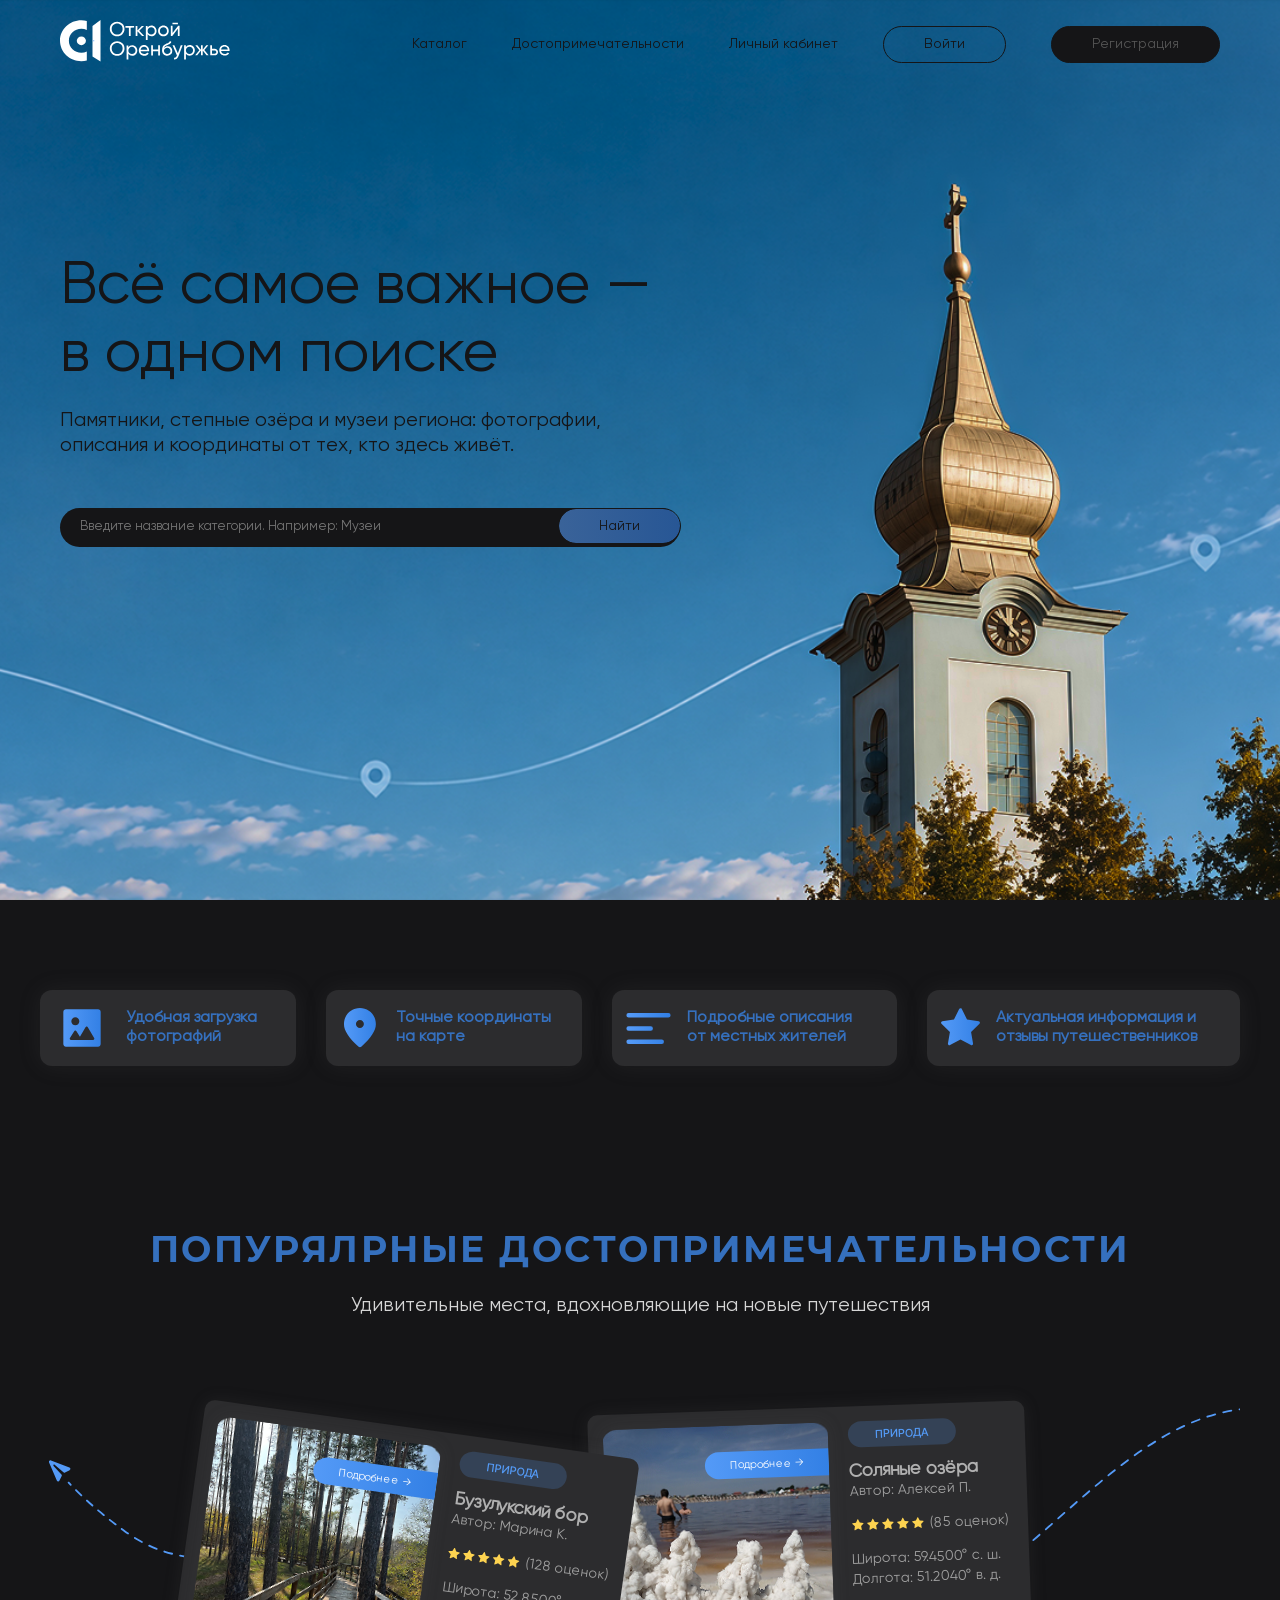
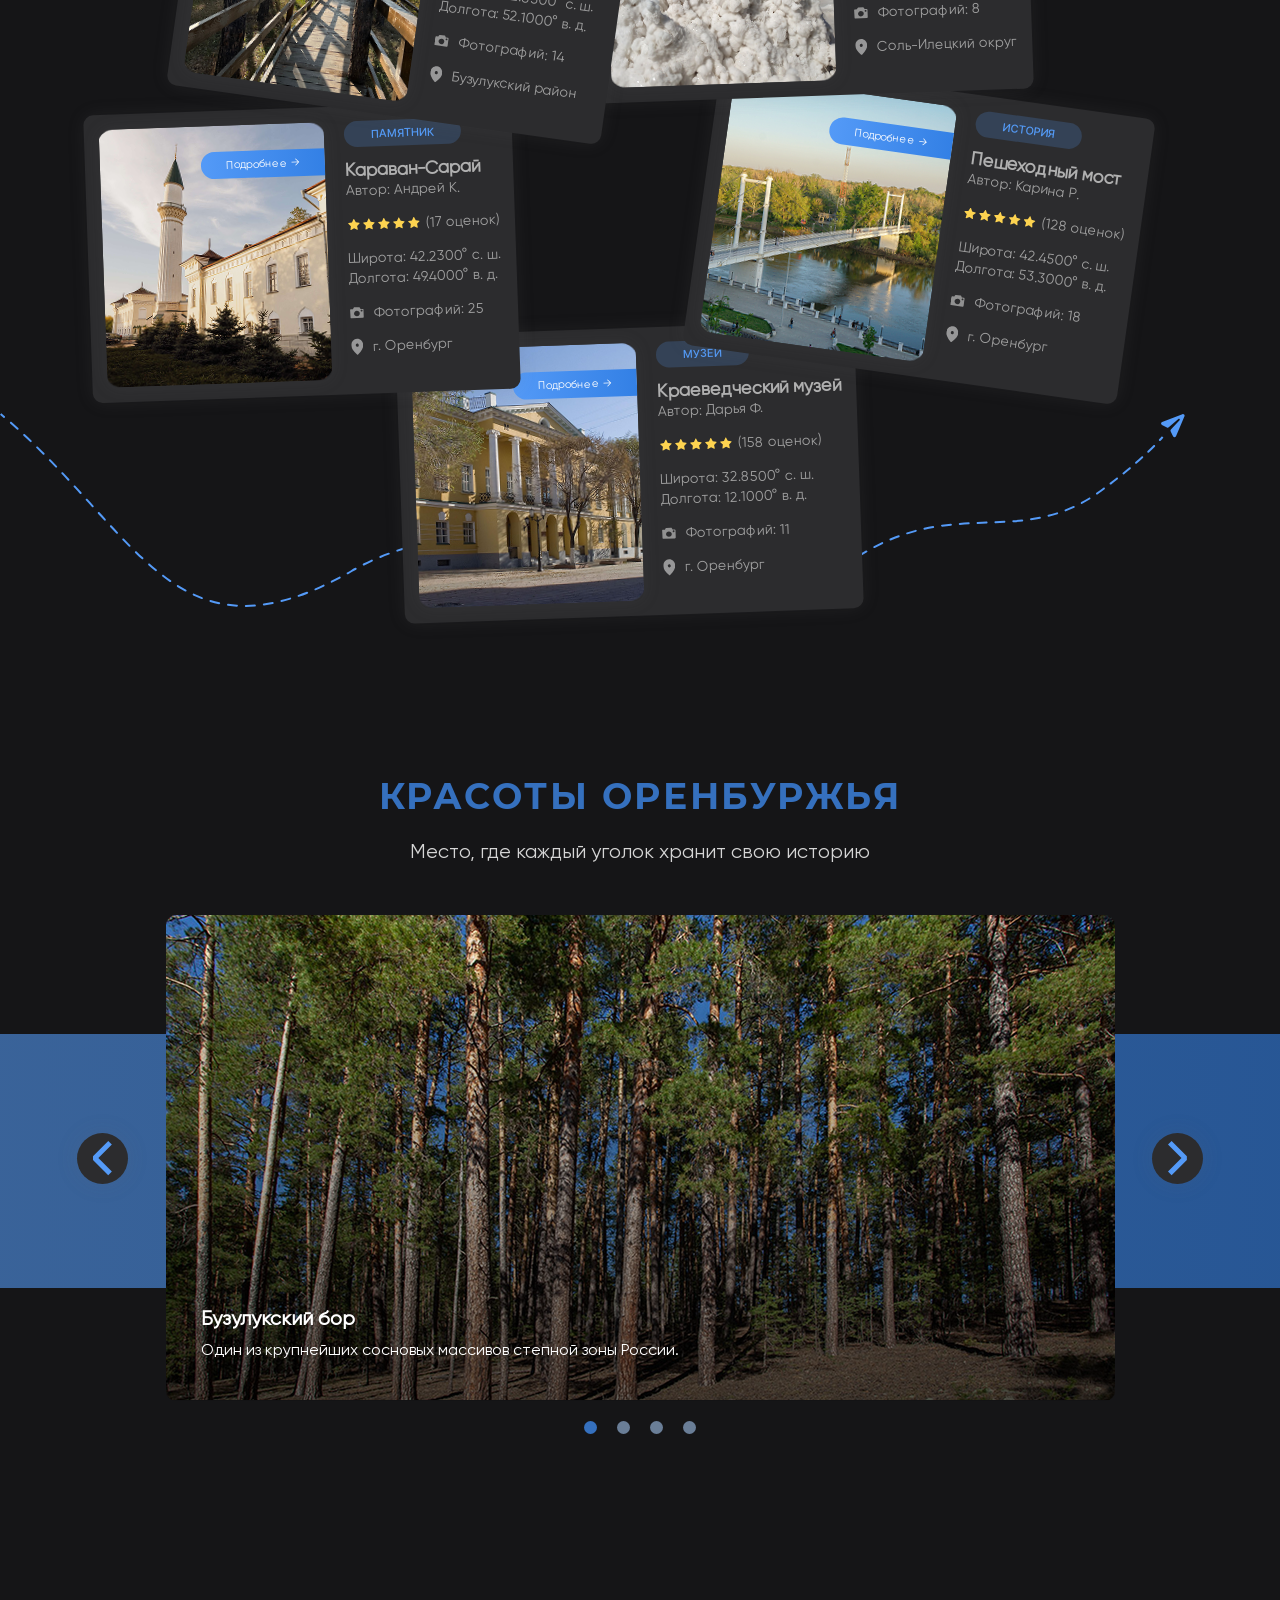
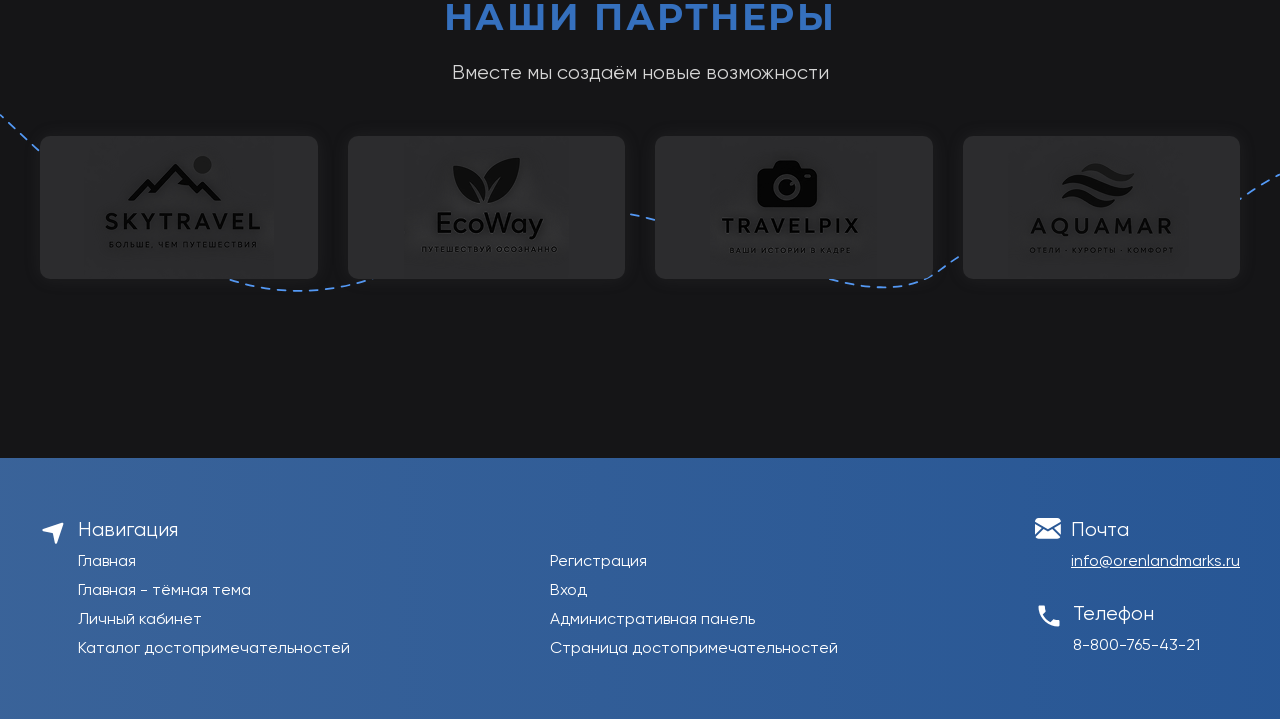
<file: index_dark.html>
<!DOCTYPE html>
<html lang="en">

<head>
    <meta charset="UTF-8">
    <meta name="viewport" content="width=device-width, initial-scale=1.0">
    <title>Открой Оренбуржье</title>
    <link rel="stylesheet" href="css/style.css">
    <link rel="shortcut icon" href="images/icons/logo/fav.svg" type="image/x-icon">
</head>

<body class="dark">
    <header class="container">
        <a href="index.html"><img class="header-logo" src="images/icons/logo/logo White.svg" alt=""></a>

        <input type="checkbox" id="menu-toggle" class="menu-toggle">

        <label for="menu-toggle" class="burger" aria-label="Открыть меню">
            <span></span>
            <span></span>
            <span></span>
        </label>

        <nav>
            <label for="menu-toggle" class="menu-close" aria-label="Закрыть меню">
                <svg viewBox="0 0 24 24" fill="none" stroke-width="1.6" stroke-linecap="round">
                    <path d="M4 4L20 20M20 4L4 20" />
                </svg>
            </label>

            <a class="nav-link" href="catalog.html">Каталог</a>
            <a class="nav-link" href="index.html#search">Достопримечательности</a>
            <a class="nav-link" href="profile.html">Личный кабинет</a>
            <a class="btn1" href="login.html">Войти</a>
            <a class="btn2" href="register.html">Регистрация</a>
        </nav>
    </header>
    <main>
        <section id="search" class="hero">
            <div class="hero-text container">
                <h1>Всё самое важное — в одном поиске</h1>
                <h3>Памятники, степные озёра и музеи региона: фотографии, описания и координаты от тех, кто здесь живёт.
                </h3>

                <div class="hero-search">
                    <input type="search" list="cats" placeholder="Введите название категории. Например: Музеи">

                    <datalist id="cats">
                        <option value="Памятники архитектуры">
                        <option value="Природные объекты">
                        <option value="Музеи">
                        <option value="Исторические места">
                    </datalist>

                    <a class="btn3" href="catalog.html">Найти</a>
                </div>
            </div>
        </section>

        <section class="advantages container">
            <div class="advantage">
                <img src="images/icons/advantage/comfort_dowload.svg" alt="">
                <h3>Удобная загрузка фотографий</h3>
            </div>
            <div class="advantage">
                <img src="images/icons/advantage/place.svg" alt="">
                <h3>Точные координаты<br> на карте</h3>
            </div>
            <div class="advantage">
                <img src="images/icons/advantage/text.svg" alt="">
                <h3>Подробные описания<br>от местных жителей</h3>
            </div>
            <div class="advantage">
                <img src="images/icons/advantage/star.svg" alt="">
                <h3>Актуальная информация и отзывы путешественников</h3>
            </div>
        </section>

        <!-- popular start -->
        <section class="container pt-160">
            <div class="title">
                <h2>Попурялрные достопримечательности</h2>
                <h3>Удивительные места, вдохновляющие на новые путешествия</h3>
            </div>
            <div class="popular-content">
                <div class="popular-card card1">

                    <div class="popular-card-img">
                        <img src="images/popular/1.png" alt="">
                        <a href="landmark.html" class="popular-card-btn">Подробнее →</a>
                    </div>

                    <div class="popular-card-content">
                        <div class="popular-tag">Природа</div>
                        <div class="popular-card-title">
                            <h4>Бузулукский бор</h4>
                            <p>Автор: Марина К.</p>
                        </div>
                        <div class="popular-card-mark">
                            <div class="popular-card-mark-stars">
                                <img src="images/icons/popular/starYellow.svg" alt="">
                                <img src="images/icons/popular/starYellow.svg" alt="">
                                <img src="images/icons/popular/starYellow.svg" alt="">
                                <img src="images/icons/popular/starYellow.svg" alt="">
                                <img src="images/icons/popular/starYellow.svg" alt="">
                            </div>
                            <p>(128 оценок)</p>
                        </div>
                        <div class="popular-card-coordinates">
                            <p>Широта: 52.8500° с. ш.</p>
                            <p>Долгота: 52.1000° в. д.</p>
                        </div>
                        <div class="popular-card-photos">
                            <img src="images/index_dark/photo.svg" alt="">
                            <p>Фотографий: 14</p>
                        </div>
                        <div class="popular-card-place">
                            <img src="images/index_dark/place.svg" alt="">
                            <p>Бузулукский район</p>
                        </div>
                    </div>
                </div>

                <div class="popular-card card2">

                    <div class="popular-card-img">
                        <img src="images/popular/2.png" alt="">
                        <a href="landmark.html" class="popular-card-btn">Подробнее →</a>
                    </div>

                    <div class="popular-card-content">
                        <div class="popular-tag">Природа</div>
                        <div class="popular-card-title">
                            <h4>Соляные озёра</h4>
                            <p>Автор: Алексей П.</p>
                        </div>
                        <div class="popular-card-mark">
                            <div class="popular-card-mark-stars">
                                <img src="images/icons/popular/starYellow.svg" alt="">
                                <img src="images/icons/popular/starYellow.svg" alt="">
                                <img src="images/icons/popular/starYellow.svg" alt="">
                                <img src="images/icons/popular/starYellow.svg" alt="">
                                <img src="images/icons/popular/starYellow.svg" alt="">
                            </div>
                            <p>(85 оценок)</p>
                        </div>
                        <div class="popular-card-coordinates">
                            <p>Широта: 59.4500° с. ш.</p>
                            <p>Долгота: 51.2040° в. д.</p>
                        </div>
                        <div class="popular-card-photos">
                            <img src="images/index_dark/photo.svg" alt="">
                            <p>Фотографий: 8</p>
                        </div>
                        <div class="popular-card-place">
                            <img src="images/index_dark/place.svg" alt="">
                            <p>Соль-Илецкий округ</p>
                        </div>
                    </div>
                </div>

                <div class="popular-card card3">

                    <div class="popular-card-img">
                        <img src="images/popular/3.png" alt="">
                        <a href="landmark.html" class="popular-card-btn">Подробнее →</a>
                    </div>

                    <div class="popular-card-content">
                        <div class="popular-tag">Памятник</div>
                        <div class="popular-card-title">
                            <h4>Караван-Сарай</h4>
                            <p>Автор: Андрей К.</p>
                        </div>
                        <div class="popular-card-mark">
                            <div class="popular-card-mark-stars">
                                <img src="images/icons/popular/starYellow.svg" alt="">
                                <img src="images/icons/popular/starYellow.svg" alt="">
                                <img src="images/icons/popular/starYellow.svg" alt="">
                                <img src="images/icons/popular/starYellow.svg" alt="">
                                <img src="images/icons/popular/starYellow.svg" alt="">
                            </div>
                            <p>(17 оценок)</p>
                        </div>
                        <div class="popular-card-coordinates">
                            <p>Широта: 42.2300° с. ш.</p>
                            <p>Долгота: 49.4000° в. д.</p>
                        </div>
                        <div class="popular-card-photos">
                            <img src="images/index_dark/photo.svg" alt="">
                            <p>Фотографий: 25</p>
                        </div>
                        <div class="popular-card-place">
                            <img src="images/index_dark/place.svg" alt="">
                            <p>г. Оренбург</p>
                        </div>
                    </div>
                </div>

                <div class="popular-card card4">

                    <div class="popular-card-img">
                        <img src="images/popular/4.png" alt="">
                        <a href="landmark.html" class="popular-card-btn">Подробнее →</a>
                    </div>

                    <div class="popular-card-content">
                        <div class="popular-tag">История</div>
                        <div class="popular-card-title">
                            <h4>Пешеходный мост</h4>
                            <p>Автор: Карина Р.</p>
                        </div>
                        <div class="popular-card-mark">
                            <div class="popular-card-mark-stars">
                                <img src="images/icons/popular/starYellow.svg" alt="">
                                <img src="images/icons/popular/starYellow.svg" alt="">
                                <img src="images/icons/popular/starYellow.svg" alt="">
                                <img src="images/icons/popular/starYellow.svg" alt="">
                                <img src="images/icons/popular/starYellow.svg" alt="">
                            </div>
                            <p>(128 оценок)</p>
                        </div>
                        <div class="popular-card-coordinates">
                            <p>Широта: 42.4500° с. ш.</p>
                            <p>Долгота: 53.3000° в. д.</p>
                        </div>
                        <div class="popular-card-photos">
                            <img src="images/index_dark/photo.svg" alt="">
                            <p>Фотографий: 18</p>
                        </div>
                        <div class="popular-card-place">
                            <img src="images/index_dark/place.svg" alt="">
                            <p>г. Оренбург</p>
                        </div>
                    </div>
                </div>

                <div class="popular-card card5">

                    <div class="popular-card-img">
                        <img src="images/popular/5.png" alt="">
                        <a href="landmark.html" class="popular-card-btn">Подробнее →</a>
                    </div>

                    <div class="popular-card-content">
                        <div class="popular-tag">Музей</div>
                        <div class="popular-card-title">
                            <h4>Краеведческий музей</h4>
                            <p>Автор: Дарья Ф.</p>
                        </div>
                        <div class="popular-card-mark">
                            <div class="popular-card-mark-stars">
                                <img src="images/icons/popular/starYellow.svg" alt="">
                                <img src="images/icons/popular/starYellow.svg" alt="">
                                <img src="images/icons/popular/starYellow.svg" alt="">
                                <img src="images/icons/popular/starYellow.svg" alt="">
                                <img src="images/icons/popular/starYellow.svg" alt="">
                            </div>
                            <p>(158 оценок)</p>
                        </div>
                        <div class="popular-card-coordinates">
                            <p>Широта: 32.8500° с. ш.</p>
                            <p>Долгота: 12.1000° в. д.</p>
                        </div>
                        <div class="popular-card-photos">
                            <img src="images/index_dark/photo.svg" alt="">
                            <p>Фотографий: 11</p>
                        </div>
                        <div class="popular-card-place">
                            <img src="images/index_dark/place.svg" alt="">
                            <p>г. Оренбург</p>
                        </div>
                    </div>
                </div>

            </div>
        </section>
        <div class="designArrow1"><img src="images/icons/designArrow.svg" alt=""></div>
        <div class="designArrow2"><img src="images/icons/designArrow2.svg" alt=""></div>
        <!-- popular end -->


        <section class="container pt-160">
            <div class="title">
                <h2>Красоты оренбуржья</h2>
                <h3>Место, где каждый уголок хранит свою историю</h3>
            </div>

            <div class="slider-wrap">
                <input type="radio" name="r" id="r1" checked>
                <input type="radio" name="r" id="r2">
                <input type="radio" name="r" id="r3">
                <input type="radio" name="r" id="r4">

                <div class="slider-section">
                    <div class="slider">
                        <div class="slide">
                            <div class="slide-desc">
                                <h3>Бузулукский бор</h3>
                                <p>Один из крупнейших сосновых массивов степной зоны России.</p>
                            </div>
                            <img src="images/slider/1.png" alt="">
                        </div>
                        <div class="slide">
                            <div class="slide-desc">
                                <h3>Соляные озёра</h3>
                                <p>Солёная вода, в которой отдыхают и лечатся уже более века.</p>
                            </div>
                            <img src="images/slider/2.png" alt="">
                        </div>
                        <div class="slide">
                            <div class="slide-desc">
                                <h3>Караван-Сарай</h3>
                                <p>Историческое здание Оренбурга на берегу Урала.</p>
                            </div>
                            <img src="images/slider/3.png" alt="">
                        </div>
                        <div class="slide">
                            <div class="slide-desc">
                                <h3>Мост «Европа — Азия»</h3>
                                <p>Пешеходный мост через Урал, соединяющий два континента.</p>
                            </div>
                            <img src="images/slider/4.png" alt="">
                        </div>
                    </div>
                </div>

                <div class="slider-nav">
                    <label for="r1"></label>
                    <label for="r2"></label>
                    <label for="r3"></label>
                    <label for="r4"></label>
                </div>

                <div class="slider-arrows">
                    <div class="arrows a1">
                        <label for="r4" class="prev"><img src="images/icons/prew.svg" alt=""></label>
                        <label for="r2" class="next"><img src="images/icons/next.svg" alt=""></label>
                    </div>
                    <div class="arrows a2">
                        <label for="r1" class="prev"><img src="images/icons/prew.svg" alt=""></label>
                        <label for="r3" class="next"><img src="images/icons/next.svg" alt=""></label>
                    </div>
                    <div class="arrows a3">
                        <label for="r2" class="prev"><img src="images/icons/prew.svg" alt=""></label>
                        <label for="r4" class="next"><img src="images/icons/next.svg" alt=""></label>
                    </div>
                    <div class="arrows a4">
                        <label for="r3" class="prev"><img src="images/icons/prew.svg" alt=""></label>
                        <label for="r1" class="next"><img src="images/icons/next.svg" alt=""></label>
                    </div>
                </div>
            </div>
        </section>
        <div class="slider-background"></div>

        <section class="container pt-160">
            <div class="title">
                <h2>Наши партнеры</h2>
                <h3>Вместе мы создаём новые возможности</h3>
            </div>
            <div class="partners-cards">
                <div class="partners-card">
                    <img src="images/index_dark/1.png" alt="">
                </div>
                <div class="partners-card">
                    <img src="images/index_dark/2.png" alt="">
                </div>
                <div class="partners-card">
                    <img src="images/index_dark/3.png" alt="">
                </div>
                <div class="partners-card">
                    <img src="images/index_dark/4.png" alt="">
                </div>
            </div>
        </section>
        <img class="designLine" src="images/icons/designLine.svg" alt="">
    </main>
        <div class="pt-160"></div>

    <footer>
        <div class="footer-content container">
            <div class="footer-blocks">

                <img src="images/icons/footer/nav.svg" alt="">
                <div class="footer-text">
                    <h3>Навигация</h3>
                    <div class="footer-nav-blocks">
                        <div class="footer-nav-block">
                            <a class="nav-link" href="index.html">Главная</a>
                            <a class="nav-link" href="index_dark.html">Главная - тёмная тема</a>
                            <a class="nav-link" href="profile.html">Личный кабинет</a>
                            <a class="nav-link" href="catalog.html">Каталог достопримечательностей</a>
                        </div>
                        <div class="footer-nav-block">
                            <a class="nav-link" href="register.html">Регистрация</a>
                            <a class="nav-link" href="login.html">Вход</a>
                            <a class="nav-link" href="admin.html">Административная панель</a>
                            <a class="nav-link" href="landmark.html">Страница достопримечательностей</a>
                        </div>
                    </div>
                </div>
            </div>

            <div class="footer-blocks">
                <div class="footer-block-content">
                    <div class="footer-block">
                        <img src="images/icons/footer/mail.svg" alt="">
                        <div class="footer-text">

                            <h3>Почта</h3>

                            <div class="footer-nav-block">
                                <a class="nav-link footer-mail"
                                    href="mailto:info@orenlandmarks.ru">info@orenlandmarks.ru</a>
                            </div>
                        </div>
                    </div>

                    <div class="footer-block">

                        <img src="images/icons/footer/phone.svg" alt="">
                        <div class="footer-text">
                            <h3>Телефон</h3>

                            <div class="footer-nav-block">
                                <a class="nav-link" href="tel:+78007654321">8-800-765-43-21</a>
                            </div>
                        </div>
                    </div>


                </div>
            </div>
    </footer>
</body>

</html>
</file>
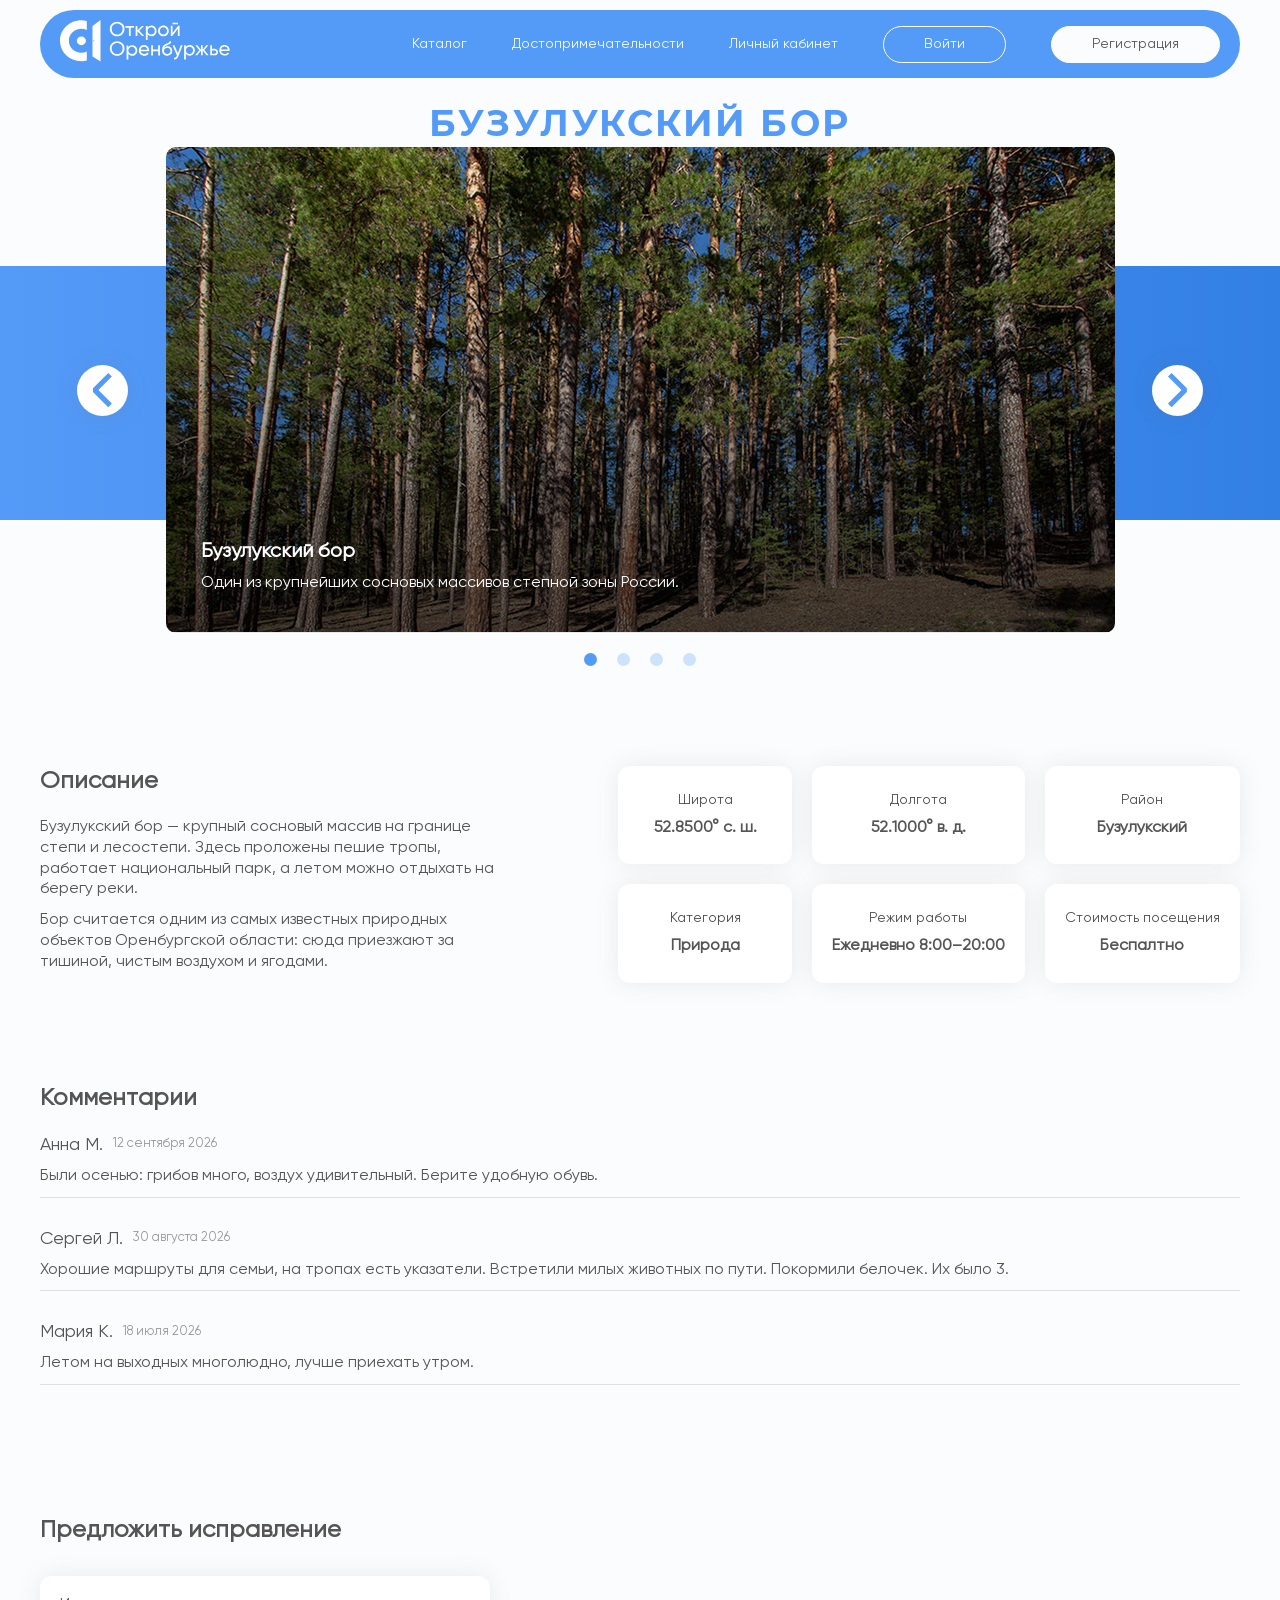
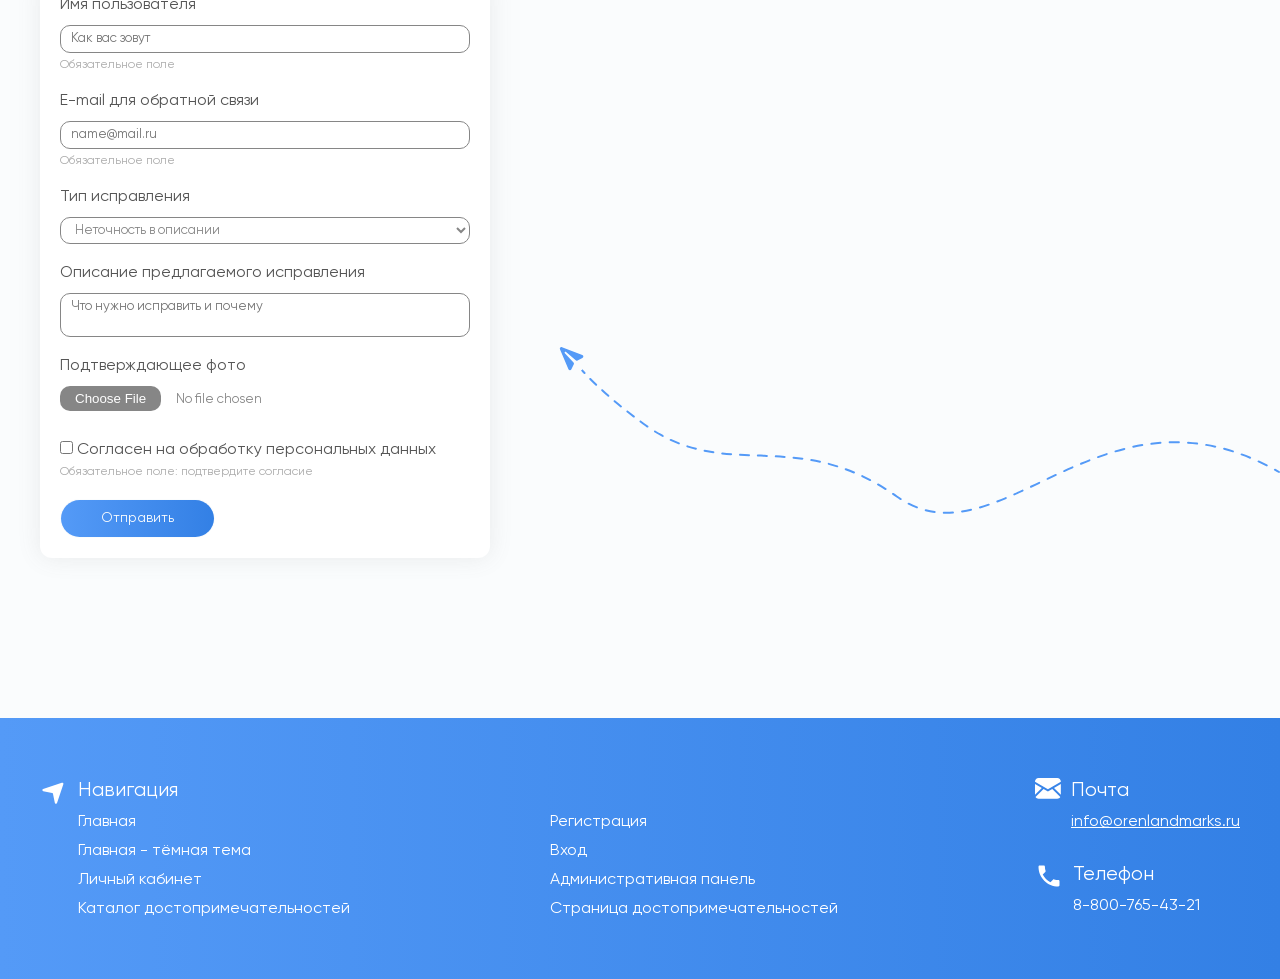
<file: landmark.html>
<!DOCTYPE html>
<html lang="en">

<head>
    <meta charset="UTF-8">
    <meta name="viewport" content="width=device-width, initial-scale=1.0">
    <title>Страница карточки</title>
    <link rel="stylesheet" href="css/style.css">
    <link rel="shortcut icon" href="images/icons/logo/fav.svg" type="image/x-icon">

</head>

<body class="inner">
    <header class="container">
        <a href="index.html"><img class="header-logo" src="images/icons/logo/logo White.svg" alt=""></a>

        <input type="checkbox" id="menu-toggle" class="menu-toggle">

        <label for="menu-toggle" class="burger" aria-label="Открыть меню">
            <span></span>
            <span></span>
            <span></span>
        </label>

        <nav>
            <label for="menu-toggle" class="menu-close" aria-label="Закрыть меню">
                <svg viewBox="0 0 24 24" fill="none" stroke-width="1.6" stroke-linecap="round">
                    <path d="M4 4L20 20M20 4L4 20" />
                </svg>
            </label>

            <a class="nav-link" href="catalog.html">Каталог</a>
            <a class="nav-link" href="index.html#search">Достопримечательности</a>
            <a class="nav-link" href="profile.html">Личный кабинет</a>
            <a class="btn1" href="login.html">Войти</a>
            <a class="btn2" href="register.html">Регистрация</a>
        </nav>
    </header>

    <main>
        <section class="container pt-100">
            <div class="title">
                <h2>Бузулукский бор</h2>
            </div>

            <div class="slider-wrap">
                <input type="radio" name="r" id="r1" checked>
                <input type="radio" name="r" id="r2">
                <input type="radio" name="r" id="r3">
                <input type="radio" name="r" id="r4">

                <div class="slider-section">
                    <div class="slider">
                        <div class="slide">
                            <div class="slide-desc">
                                <h3>Бузулукский бор</h3>
                                <p>Один из крупнейших сосновых массивов степной зоны России.</p>
                            </div>
                            <img src="images/slider/1.png" alt="">
                        </div>
                        <div class="slide">
                            <div class="slide-desc">
                                <h3>Соляные озёра</h3>
                                <p>Солёная вода, в которой отдыхают и лечатся уже более века.</p>
                            </div>
                            <img src="images/slider/2.png" alt="">
                        </div>
                        <div class="slide">
                            <div class="slide-desc">
                                <h3>Караван-Сарай</h3>
                                <p>Историческое здание Оренбурга на берегу Урала.</p>
                            </div>
                            <img src="images/slider/3.png" alt="">
                        </div>
                        <div class="slide">
                            <div class="slide-desc">
                                <h3>Мост «Европа — Азия»</h3>
                                <p>Пешеходный мост через Урал, соединяющий два континента.</p>
                            </div>
                            <img src="images/slider/4.png" alt="">
                        </div>
                    </div>
                </div>

                <div class="slider-nav">
                    <label for="r1"></label>
                    <label for="r2"></label>
                    <label for="r3"></label>
                    <label for="r4"></label>
                </div>

                <div class="slider-arrows">
                    <div class="arrows a1">
                        <label for="r4" class="prev"><img src="images/icons/prew.svg" alt=""></label>
                        <label for="r2" class="next"><img src="images/icons/next.svg" alt=""></label>
                    </div>
                    <div class="arrows a2">
                        <label for="r1" class="prev"><img src="images/icons/prew.svg" alt=""></label>
                        <label for="r3" class="next"><img src="images/icons/next.svg" alt=""></label>
                    </div>
                    <div class="arrows a3">
                        <label for="r2" class="prev"><img src="images/icons/prew.svg" alt=""></label>
                        <label for="r4" class="next"><img src="images/icons/next.svg" alt=""></label>
                    </div>
                    <div class="arrows a4">
                        <label for="r3" class="prev"><img src="images/icons/prew.svg" alt=""></label>
                        <label for="r1" class="next"><img src="images/icons/next.svg" alt=""></label>
                    </div>
                </div>
            </div>
        </section>
        <div class="slider-background"></div>

        <section class="landmark-desc container pt-100">
            <div class="landmark-desc-text">
                <h2>Описание</h2>
                <p>Бузулукский бор — крупный сосновый массив на границе степи и лесостепи. Здесь проложены пешие тропы,
                    работает национальный парк, а летом можно отдыхать на берегу реки.</p>

                <p>Бор считается одним из самых известных природных объектов Оренбургской области: сюда приезжают за
                    тишиной, чистым воздухом и ягодами.</p>
            </div>
            <div class="land-mark-desc-states">
                <div class="desc-state">
                    <p>Широта</p>
                    <h3>52.8500° с. ш.</h3>
                </div>
                <div class="desc-state">
                    <p>Долгота</p>
                    <h3>52.1000° в. д.</h3>
                </div>
                <div class="desc-state">
                    <p>Район</p>
                    <h3>Бузулукский</h3>
                </div>
                <div class="desc-state">
                    <p>Категория</p>
                    <h3>Природа</h3>
                </div>
                <div class="desc-state">
                    <p>Режим работы</p>
                    <h3>Ежедневно 8:00–20:00</h3>
                </div>
                <div class="desc-state">
                    <p>Стоимость посещения</p>
                    <h3>Беспалтно</h3>
                </div>
            </div>
        </section>

        <section class="comments container pt-100">
            <div class="landmark-desc-text">
                <h2>Комментарии</h2>

                <div class="sender">
                    <h3>Анна М.</h3>
                    <p>12 сентября 2026</p>
                </div>
                <p class="comment-border-bottom">Были осенью: грибов много, воздух удивительный. Берите удобную обувь.
                </p>
                <div class="sender">
                    <h3>Сергей Л.</h3>
                    <p>30 августа 2026</p>
                </div>
                <p class="comment-border-bottom">Хорошие маршруты для семьи, на тропах есть указатели. Встретили милых
                    животных по пути. Покормили белочек. Их было 3.</p>
                <div class="sender">
                    <h3>Мария К.</h3>
                    <p>18 июля 2026</p>
                </div>
                <p class="comment-border-bottom">Летом на выходных многолюдно, лучше приехать утром.</p>
            </div>
        </section>
        <div class="feedback">
            <section class="container pt-100">
                <div class="landmark-desc-text">
                    <h2>Предложить исправление</h2>
                    <form>
                        <div class="field">
                            <label for="fb-name">Имя пользователя</label>
                            <input id="fb-name" name="fb-name" type="text" placeholder="Как вас зовут" required>
                            <span class="msg req">Обязательное поле</span>
                        </div>
                        <div class="field">
                            <label for="fb-mail">E-mail для обратной связи</label>
                            <input id="fb-mail" name="fb-mail" type="email" placeholder="name@mail.ru" required>
                            <span class="msg req">Обязательное поле</span>
                        </div>
                        <div class="field">
                            <label for="fb-type">Тип исправления</label>
                            <select id="fb-type" name="type" required>
                                <option>Неточность в описании</option>
                                <option>Устаревшие данные</option>
                                <option>Некорректные координаты</option>
                                <option>Некачественное фото</option>
                                <option>Другое</option>
                            </select>
                        </div>
                        <div class="field">
                            <label for="fb-text">Описание предлагаемого исправления</label>
                            <textarea id="fb-text" name="text" required
                                placeholder="Что нужно исправить и почему"></textarea>
                        </div>
                        <div class="field">
                            <label for="fb-file">Подтверждающее фото</label>
                            <input id="fb-file" name="photo" type="file" accept="image/*">
                        </div>
                        <div class="field consent">
                            <label class="check" for="fb-agree">
                                <input id="fb-agree" type="checkbox" required>
                                <span>Согласен на обработку персональных данных</span>
                            </label>
                            <span class="msg req">Обязательное поле: подтвердите согласие</span>
                        </div>
                        <button class="btn3" type="submit">Отправить</button>
                    </form>
                    <img src="images/icons/designArrow3.svg" alt="">
                </div>

            </section>
        </div>

    </main>
    <div class="pt-160"></div>
    <footer>
        <div class="footer-content container">
            <div class="footer-blocks">

                <img src="images/icons/footer/nav.svg" alt="">
                <div class="footer-text">
                    <h3>Навигация</h3>
                    <div class="footer-nav-blocks">
                        <div class="footer-nav-block">
                            <a class="nav-link" href="index.html">Главная</a>
                            <a class="nav-link" href="index_dark.html">Главная - тёмная тема</a>
                            <a class="nav-link" href="profile.html">Личный кабинет</a>
                            <a class="nav-link" href="catalog.html">Каталог достопримечательностей</a>
                        </div>
                        <div class="footer-nav-block">
                            <a class="nav-link" href="register.html">Регистрация</a>
                            <a class="nav-link" href="login.html">Вход</a>
                            <a class="nav-link" href="admin.html">Административная панель</a>
                            <a class="nav-link" href="landmark.html">Страница достопримечательностей</a>
                        </div>
                    </div>
                </div>
            </div>

            <div class="footer-blocks">
                <div class="footer-block-content">
                    <div class="footer-block">
                        <img src="images/icons/footer/mail.svg" alt="">
                        <div class="footer-text">

                            <h3>Почта</h3>

                            <div class="footer-nav-block">
                                <a class="nav-link footer-mail"
                                    href="mailto:info@orenlandmarks.ru">info@orenlandmarks.ru</a>
                            </div>
                        </div>
                    </div>

                    <div class="footer-block">

                        <img src="images/icons/footer/phone.svg" alt="">
                        <div class="footer-text">
                            <h3>Телефон</h3>

                            <div class="footer-nav-block">
                                <a class="nav-link" href="tel:+78007654321">8-800-765-43-21</a>
                            </div>
                        </div>
                    </div>


                </div>
            </div>
    </footer>
</body>

</html>
</file>
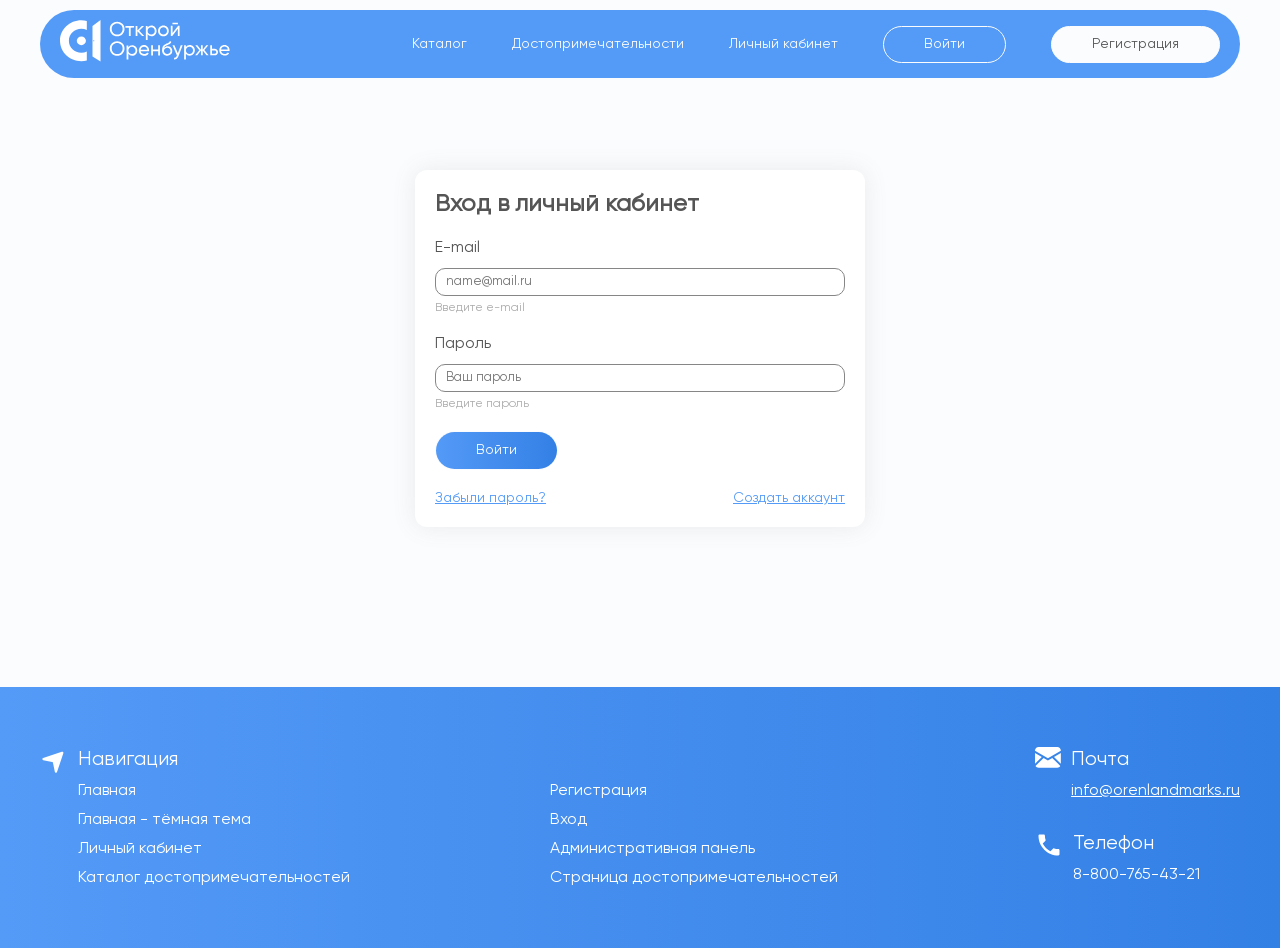
<file: login.html>
<!DOCTYPE html>
<html lang="en">

<head>
    <meta charset="UTF-8">
    <meta name="viewport" content="width=device-width, initial-scale=1.0">
    <title>Вход</title>
    <link rel="stylesheet" href="css/style.css">
    <link rel="shortcut icon" href="images/icons/logo/fav.svg" type="image/x-icon">
</head>

<body>

    <body class="inner">
        <header class="container">
        <a href="index.html"><img class="header-logo" src="images/icons/logo/logo White.svg" alt=""></a>

        <input type="checkbox" id="menu-toggle" class="menu-toggle">

        <label for="menu-toggle" class="burger" aria-label="Открыть меню">
            <span></span>
            <span></span>
            <span></span>
        </label>

        <nav>
            <label for="menu-toggle" class="menu-close" aria-label="Закрыть меню">
                <svg viewBox="0 0 24 24" fill="none" stroke-width="1.6" stroke-linecap="round">
                    <path d="M4 4L20 20M20 4L4 20" />
                </svg>
            </label>

            <a class="nav-link" href="catalog.html">Каталог</a>
            <a class="nav-link" href="index.html#search">Достопримечательности</a>
            <a class="nav-link" href="profile.html">Личный кабинет</a>
            <a class="btn1" href="login.html">Войти</a>
            <a class="btn2" href="register.html">Регистрация</a>
        </nav>
    </header>
        <main class="container pt-160">
            <section class="login">
                <form action="profile.html" method="get">
                    <h2>Вход в личный кабинет</h2>
                    <div class="field">
                        <label for="fb-mail">E-mail</label>
                        <input id="fb-mail" name="fb-mail" type="email" placeholder="name@mail.ru" required>
                        <span class="msg req">Введите e-mail</span>
                    </div>
                    <div class="field">
                        <label for="fb-password">Пароль</label>
                        <input id="fb-password" name="fb-password" type="password" placeholder="Ваш пароль" required>
                        <span class="msg req">Введите пароль</span>
                    </div>
                    <button class="btn3" type="submit">Войти</button>

                    <div class="form-links">
                        <a href="#">Забыли пароль?</a>
                        <a href="register.html">Создать аккаунт</a>
                    </div>
                </form>

            </section>
        </main>
        <div class="pt-160"></div>
        <footer>
            <div class="footer-content container">
                <div class="footer-blocks">

                    <img src="images/icons/footer/nav.svg" alt="">
                    <div class="footer-text">
                        <h3>Навигация</h3>
                        <div class="footer-nav-blocks">
                            <div class="footer-nav-block">
                                <a class="nav-link" href="index.html">Главная</a>
                                <a class="nav-link" href="index_dark.html">Главная - тёмная тема</a>
                                <a class="nav-link" href="profile.html">Личный кабинет</a>
                                <a class="nav-link" href="catalog.html">Каталог достопримечательностей</a>
                            </div>
                            <div class="footer-nav-block">
                                <a class="nav-link" href="register.html">Регистрация</a>
                                <a class="nav-link" href="login.html">Вход</a>
                                <a class="nav-link" href="admin.html">Административная панель</a>
                                <a class="nav-link" href="landmark.html">Страница достопримечательностей</a>
                            </div>
                        </div>
                    </div>
                </div>

                <div class="footer-blocks">
                    <div class="footer-block-content">
                        <div class="footer-block">
                            <img src="images/icons/footer/mail.svg" alt="">
                            <div class="footer-text">

                                <h3>Почта</h3>

                                <div class="footer-nav-block">
                                    <a class="nav-link footer-mail"
                                        href="mailto:info@orenlandmarks.ru">info@orenlandmarks.ru</a>
                                </div>
                            </div>
                        </div>

                        <div class="footer-block">

                            <img src="images/icons/footer/phone.svg" alt="">
                            <div class="footer-text">
                                <h3>Телефон</h3>

                                <div class="footer-nav-block">
                                    <a class="nav-link" href="tel:+78007654321">8-800-765-43-21</a>
                                </div>
                            </div>
                        </div>


                    </div>
                </div>
        </footer>
    </body>

</html>
</file>
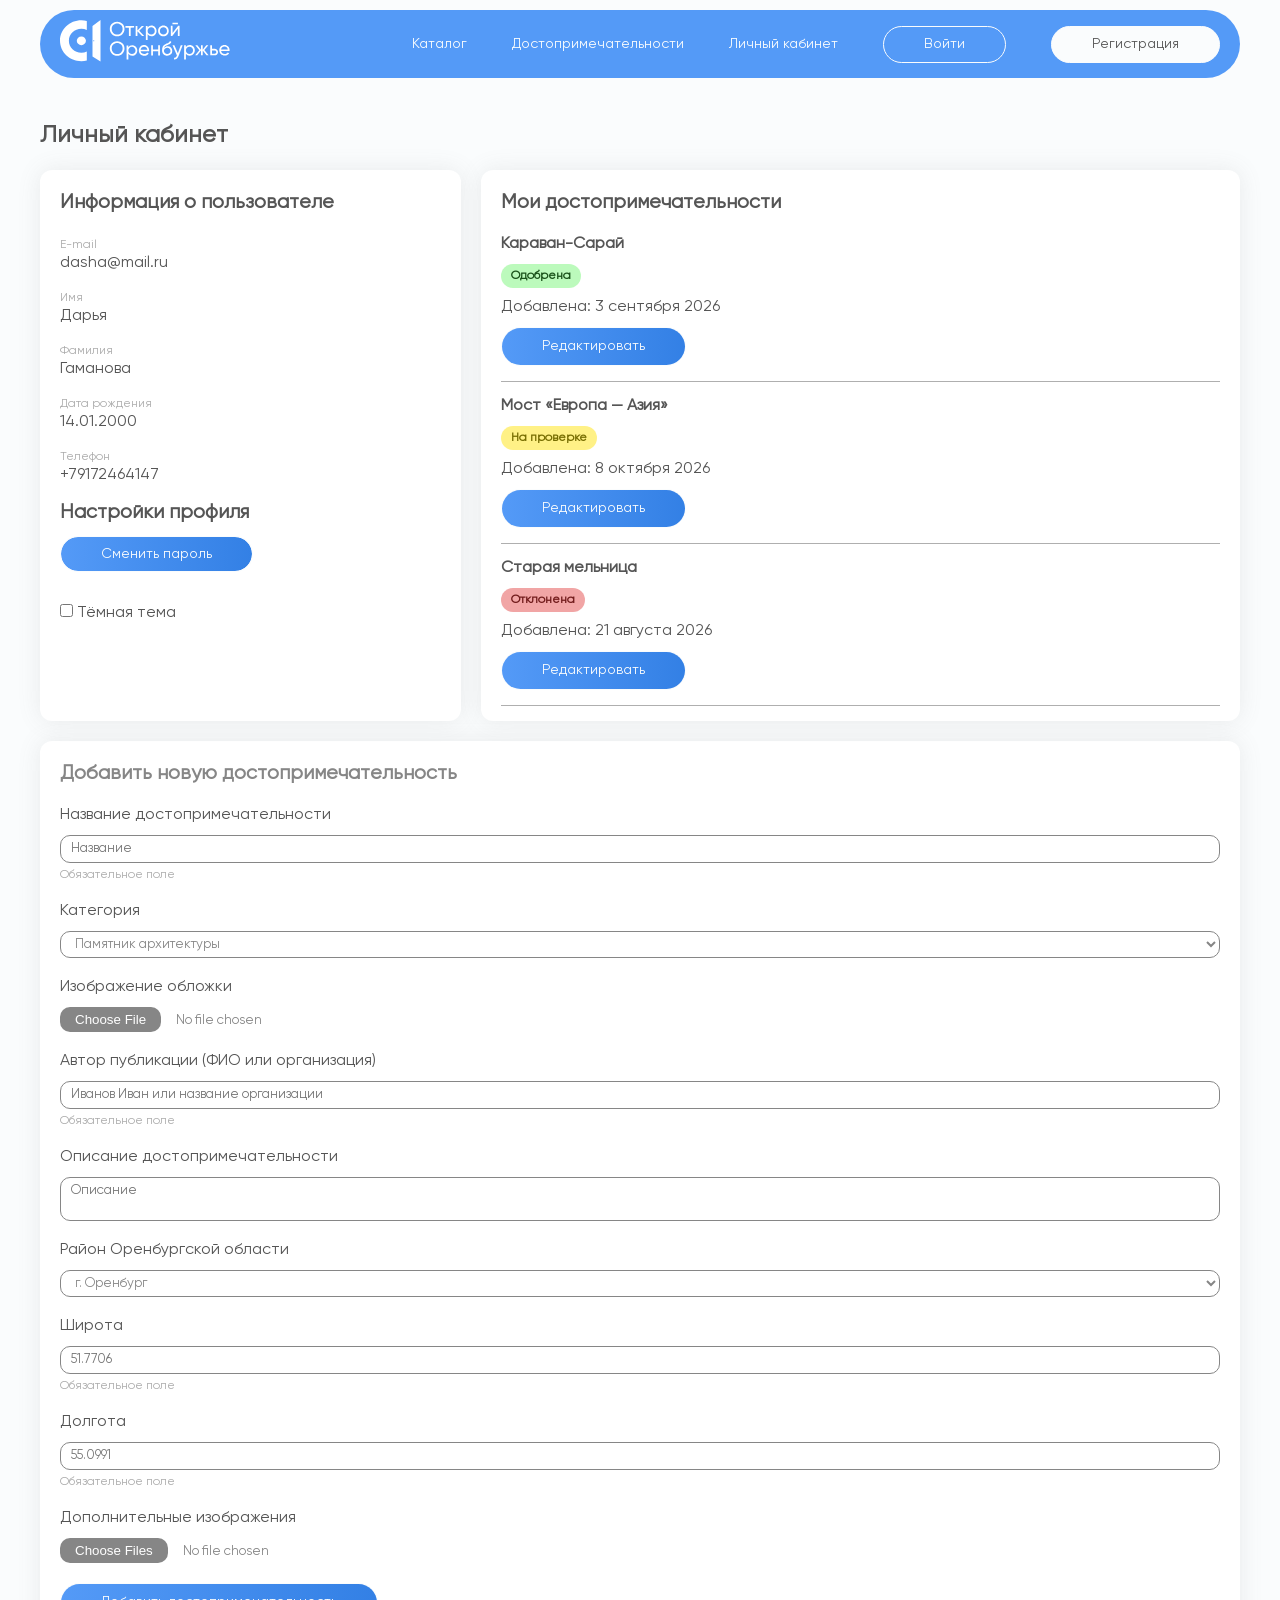
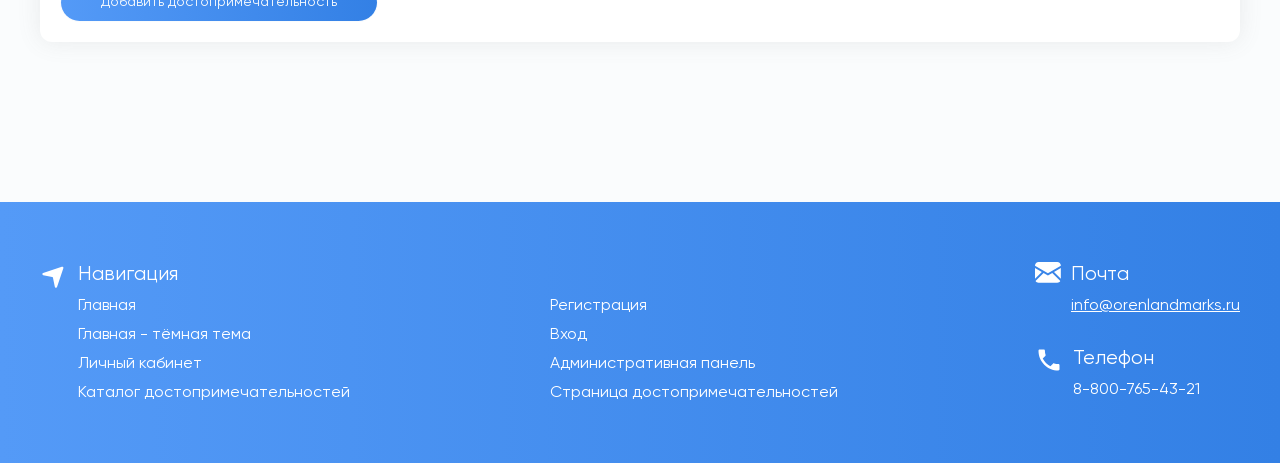
<file: profile.html>
<!DOCTYPE html>
<html lang="en">

<head>
    <meta charset="UTF-8">
    <meta name="viewport" content="width=device-width, initial-scale=1.0">
    <title>Document</title>
    <link rel="stylesheet" href="css/style.css">
    <link rel="shortcut icon" href="images/icons/logo/fav.svg" type="image/x-icon">
</head>

<body>

    <body class="inner">
        <header class="container">
        <a href="index.html"><img class="header-logo" src="images/icons/logo/logo White.svg" alt=""></a>

        <input type="checkbox" id="menu-toggle" class="menu-toggle">

        <label for="menu-toggle" class="burger" aria-label="Открыть меню">
            <span></span>
            <span></span>
            <span></span>
        </label>

        <nav>
            <label for="menu-toggle" class="menu-close" aria-label="Закрыть меню">
                <svg viewBox="0 0 24 24" fill="none" stroke-width="1.6" stroke-linecap="round">
                    <path d="M4 4L20 20M20 4L4 20" />
                </svg>
            </label>

            <a class="nav-link" href="catalog.html">Каталог</a>
            <a class="nav-link" href="index.html#search">Достопримечательности</a>
            <a class="nav-link" href="profile.html">Личный кабинет</a>
            <a class="btn1" href="login.html">Войти</a>
            <a class="btn2" href="register.html">Регистрация</a>
        </nav>
    </header>

        <main class="container pt-100">
            <div class="catalog-header">
                <h2>Личный кабинет</h2>
                <br>
            </div>

            <div class="profile-content">
                <div class="profile-block">
                    <div class="profile-info">
                        <h3>Информация о пользователе</h3>
                        <span class="req">E-mail</span>
                        <p>dasha@mail.ru</p>
                        <span class="req">Имя</span>
                        <p>Дарья</p>
                        <span class="req">Фамилия</span>
                        <p>Гаманова</p>
                        <span class="req">Дата рождения</span>
                        <p>14.01.2000</p>
                        <span class="req">Телефон</span>
                        <p>+79172464147</p>

                        <h3>Настройки профиля</h3>
                        <a href="login.html" class="btn3">Сменить пароль</a>

                        <label class="switch" for="theme-toggle">
                            <input type="checkbox" id="theme-toggle">
                            <span class="tr"></span>
                            <span>Тёмная тема</span>
                        </label>
                    </div>



                    <div class="profile-attractions">
                        <h3>Мои достопримечательности</h3>
                        <p class="profile-attractions-title">Караван-Сарай</p>
                        <span class="attractions-mark green">Одобрена</span>
                        <p>Добавлена: 3 сентября 2026</p>
                        <a href="#attractions-form" class="btn3">Редактировать</a>
                        <div class="attractions-border-bottom"></div>

                        <p class="profile-attractions-title">Мост «Европа — Азия»</p>
                        <span class="attractions-mark yellow">На проверке</span>
                        <p>Добавлена: 8 октября 2026</p>
                        <a href="#attractions-form" class="btn3">Редактировать</a>
                        <div class="attractions-border-bottom"></div>

                        <p class="profile-attractions-title">Старая мельница</p>
                        <span class="attractions-mark red">Отклонена</span>
                        <p>Добавлена: 21 августа 2026</p>
                        <a href="#attractions-form" class="btn3">Редактировать</a>
                        <div class="attractions-border-bottom"></div>

                    </div>
                </div>


                <form id="attractions-form" class="formwide" action="admin.html" method="get">
                    <h3>Добавить новую достопримечательность</h3>
                    <div class="field">
                        <label for="a-title">Название достопримечательности</label>
                        <input id="a-title" name="a-title" type="text" placeholder="Название" required>
                        <span class="msg req">Обязательное поле</span>
                    </div>
                    <div class="field">
                        <label for="a-cat">Категория</label>
                        <select id="a-cat" name="cat">
                            <option>Памятник архитектуры</option>
                            <option>Природный объект</option>
                            <option>Музей</option>
                            <option>Историческое место</option>
                            <option>Религиозное сооружение</option>
                            <option>Другое</option>
                        </select>
                    </div>
                    <div class="field">
                        <label for="a-cover">Изображение обложки</label>
                        <input id="a-cover" name="cover" type="file" accept="image/*" required>
                    </div>
                    <div class="field">
                        <label for="a-author">Автор публикации (ФИО или организация)</label>
                        <input id="a-author" name="a-author" type="text"
                            placeholder="Иванов Иван или название организации" required>
                        <span class="msg req">Обязательное поле</span>
                    </div>
                    <div class="field">
                        <label for="a-desc">Описание достопримечательности</label>
                        <textarea id="a-desc" name="desc" required placeholder="Описание"></textarea>
                    </div>
                    <div class="field">
                        <label for="a-dist">Район Оренбургской области</label>
                        <select id="a-dist" name="dist">
                            <option>г. Оренбург</option>
                            <option>Бузулукский район</option>
                            <option>Соль-Илецкий городской округ</option>
                            <option>Ириклинский район</option>
                            <option>Саракташский район</option>
                            <option>Тоцкий район</option>
                            <option>Кувандыкский городской округ</option>
                            <option>Гайский городской округ</option>
                        </select>
                    </div>
                    <div class="field">
                        <label for="a-lat">Широта</label>
                        <input id="a-lat" name="a-lat" type="text" placeholder="51.7706" required
                            pattern="-?[0-9]{1,2}\.[0-9]+">
                        <span class="msg req">Обязательное поле</span>
                    </div>
                    <div class="field">
                        <label for="a-lon">Долгота</label>
                        <input id="a-lon" name="a-lon" type="text" placeholder="55.0991" required
                            pattern="-?[0-9]{1,3}\.[0-9]+">
                        <span class="msg req">Обязательное поле</span>
                    </div>
                    <div class="field">
                        <label for="a-imgs">Дополнительные изображения</label>
                        <input id="a-imgs" name="images" type="file" accept="image/*" multiple>
                    </div>
                    <button class="btn3" type="submit">Добавить достопримечательность</button>
                </form>

            </div>

        </main>
        <div class="pt-160"></div>
        <footer>
            <div class="footer-content container">
                <div class="footer-blocks">

                    <img src="images/icons/footer/nav.svg" alt="">
                    <div class="footer-text">
                        <h3>Навигация</h3>
                        <div class="footer-nav-blocks">
                            <div class="footer-nav-block">
                                <a class="nav-link" href="index.html">Главная</a>
                                <a class="nav-link" href="index_dark.html">Главная - тёмная тема</a>
                                <a class="nav-link" href="profile.html">Личный кабинет</a>
                                <a class="nav-link" href="catalog.html">Каталог достопримечательностей</a>
                            </div>
                            <div class="footer-nav-block">
                                <a class="nav-link" href="register.html">Регистрация</a>
                                <a class="nav-link" href="login.html">Вход</a>
                                <a class="nav-link" href="admin.html">Административная панель</a>
                                <a class="nav-link" href="landmark.html">Страница достопримечательностей</a>
                            </div>
                        </div>
                    </div>
                </div>

                <div class="footer-blocks">
                    <div class="footer-block-content">
                        <div class="footer-block">
                            <img src="images/icons/footer/mail.svg" alt="">
                            <div class="footer-text">

                                <h3>Почта</h3>

                                <div class="footer-nav-block">
                                    <a class="nav-link footer-mail"
                                        href="mailto:info@orenlandmarks.ru">info@orenlandmarks.ru</a>
                                </div>
                            </div>
                        </div>

                        <div class="footer-block">

                            <img src="images/icons/footer/phone.svg" alt="">
                            <div class="footer-text">
                                <h3>Телефон</h3>

                                <div class="footer-nav-block">
                                    <a class="nav-link" href="tel:+78007654321">8-800-765-43-21</a>
                                </div>
                            </div>
                        </div>


                    </div>
                </div>
        </footer>
    </body>

</html>
</file>
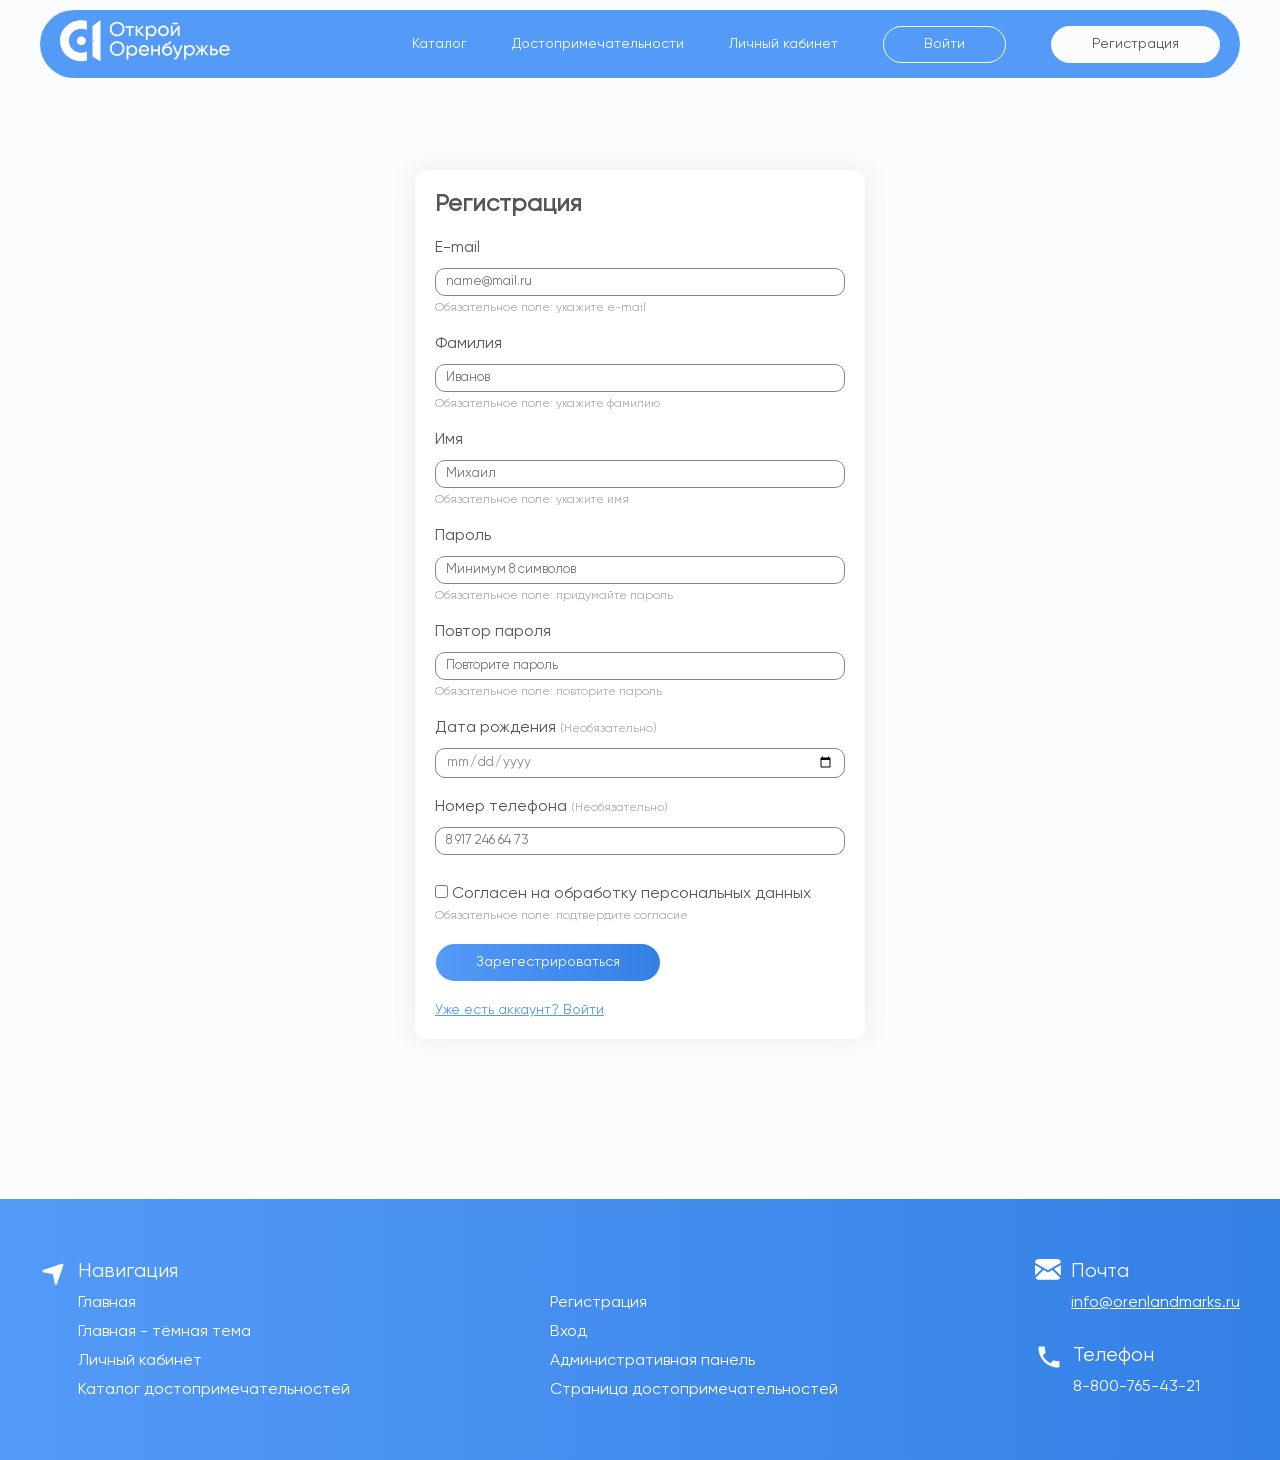
<file: register.html>
<!DOCTYPE html>
<html lang="en">

<head>
    <meta charset="UTF-8">
    <meta name="viewport" content="width=device-width, initial-scale=1.0">
    <title>Регистрация</title>
    <link rel="stylesheet" href="css/style.css">
    <link rel="shortcut icon" href="images/icons/logo/fav.svg" type="image/x-icon">
</head>

<body>

    <body class="inner">
        <header class="container">
        <a href="index.html"><img class="header-logo" src="images/icons/logo/logo White.svg" alt=""></a>

        <input type="checkbox" id="menu-toggle" class="menu-toggle">

        <label for="menu-toggle" class="burger" aria-label="Открыть меню">
            <span></span>
            <span></span>
            <span></span>
        </label>

        <nav>
            <label for="menu-toggle" class="menu-close" aria-label="Закрыть меню">
                <svg viewBox="0 0 24 24" fill="none" stroke-width="1.6" stroke-linecap="round">
                    <path d="M4 4L20 20M20 4L4 20" />
                </svg>
            </label>

            <a class="nav-link" href="catalog.html">Каталог</a>
            <a class="nav-link" href="index.html#search">Достопримечательности</a>
            <a class="nav-link" href="profile.html">Личный кабинет</a>
            <a class="btn1" href="login.html">Войти</a>
            <a class="btn2" href="register.html">Регистрация</a>
        </nav>
    </header>
        <main class="container pt-160">
            <section class="login">
                <form action="profile.html" method="get">
                    <h2>Регистрация</h2>
                    <div class="field">
                        <label for="fb-mail">E-mail</label>
                        <input id="fb-mail" name="fb-mail" type="email" placeholder="name@mail.ru" required>
                        <span class="msg req">Обязательное поле: укажите e-mail</span>
                    </div>
                    <div class="field">
                        <label for="fb-surname">Фамилия</label>
                        <input id="fb-surname" name="fb-surname" type="text" placeholder="Иванов" required>
                        <span class="msg req">Обязательное поле: укажите фамилию</span>
                    </div>
                    <div class="field">
                        <label for="fb-name">Имя</label>
                        <input id="fb-name" name="fb-name" type="text" placeholder="Михаил" required>
                        <span class="msg req">Обязательное поле: укажите имя</span>
                    </div>
                    <div class="field">
                        <label for="fb-password">Пароль</label>
                        <input id="fb-password" name="fb-password" type="password" placeholder="Минимум 8 символов"
                            minlength=8 required>
                        <span class="msg req">Обязательное поле: придумайте пароль</span>
                    </div>
                    <div class="field">
                        <label for="fb-password-again">Повтор пароля</label>
                        <input id="fb-password-again" name="fb-password-again" type="password"
                            placeholder="Повторите пароль" minlength=8 required>
                        <span class="msg req">Обязательное поле: повторите пароль</span>
                    </div>

                    <div class="field">
                        <label for="fb-date">Дата рождения <span class="req">(Необязательно)</span></label>
                        <input id="fb-date" name="fb-date" type="date" placeholder="Ваш пароль">
                    </div>
                    <div class="field">
                        <label for="fb-phone">Номер телефона <span class="req">(Необязательно)</span></label>
                        <input id="fb-phone" name="fb-phone" type="tel" placeholder="8 917 246 64 73">
                    </div>
                    <div class="field consent">
                        <label class="check" for="fb-agree">
                            <input id="fb-agree" type="checkbox" required>
                            <span>Согласен на обработку персональных данных</span>
                        </label>
                        <span class="msg req">Обязательное поле: подтвердите согласие</span>
                    </div>
                    <button class="btn3" type="submit">Зарегестрироваться</button>

                    <div class="form-links">
                        <a href="login.html">Уже есть аккаунт? Войти</a>
                    </div>
                </form>

            </section>
        </main>
        <div class="pt-160"></div>
        <footer>
            <div class="footer-content container">
                <div class="footer-blocks">

                    <img src="images/icons/footer/nav.svg" alt="">
                    <div class="footer-text">
                        <h3>Навигация</h3>
                        <div class="footer-nav-blocks">
                            <div class="footer-nav-block">
                                <a class="nav-link" href="index.html">Главная</a>
                                <a class="nav-link" href="index_dark.html">Главная - тёмная тема</a>
                                <a class="nav-link" href="profile.html">Личный кабинет</a>
                                <a class="nav-link" href="catalog.html">Каталог достопримечательностей</a>
                            </div>
                            <div class="footer-nav-block">
                                <a class="nav-link" href="register.html">Регистрация</a>
                                <a class="nav-link" href="login.html">Вход</a>
                                <a class="nav-link" href="admin.html">Административная панель</a>
                                <a class="nav-link" href="landmark.html">Страница достопримечательностей</a>
                            </div>
                        </div>
                    </div>
                </div>

                <div class="footer-blocks">
                    <div class="footer-block-content">
                        <div class="footer-block">
                            <img src="images/icons/footer/mail.svg" alt="">
                            <div class="footer-text">

                                <h3>Почта</h3>

                                <div class="footer-nav-block">
                                    <a class="nav-link footer-mail"
                                        href="mailto:info@orenlandmarks.ru">info@orenlandmarks.ru</a>
                                </div>
                            </div>
                        </div>

                        <div class="footer-block">

                            <img src="images/icons/footer/phone.svg" alt="">
                            <div class="footer-text">
                                <h3>Телефон</h3>

                                <div class="footer-nav-block">
                                    <a class="nav-link" href="tel:+78007654321">8-800-765-43-21</a>
                                </div>
                            </div>
                        </div>


                    </div>
                </div>
        </footer>
    </body>

</html>
</file>
<file: css/style.css>
:root {
    --gray: #555555;
    --blue: #549AF7;
    --gradient: linear-gradient(90deg, #549AF7 0%, #3380E5 100%);

    --bg: #FAFCFD;
    --surface: #FFFFFF;
    --text-muted: #555555;
    --text-card: #868686;
    --text-card-title: #265594;
    --hero-img: url(../images/hero.png);
}

body.dark,
body:has(#theme-toggle:checked) {
    --blue: #3570be;
    --bg: #151517;
    --surface: #2C2C2E;
    --text-muted: #d6d6d6;
    --text-card: #a0a0a0;
    --text-card-title: #b0b0b0;
    --hero-img: url(../images/index_dark/hero.png);
    --gradient: linear-gradient(90deg, #549bf794 0%, #3380e59c 100%);

}

@font-face {
    font-family: 'Gilroy';
    src: url(../fonts/Gilroy-Regular_0.ttf);
    font-display: swap;
}

@font-face {
    font-family: 'Montserrat';
    src: url(../fonts/Montserrat-Bold.ttf);
    font-display: swap;
}

@font-face {
    font-family: 'Inter';
    src: url(../fonts/Inter-Medium.otf);
    font-display: swap;
}

* {
    margin: 0;
    padding: 0;
    text-decoration: none;
    scroll-behavior: smooth;
    transition: 0.5s;
    font-family: 'Gilroy';
    box-sizing: border-box;
}

img {
    max-width: 100%;
}

body {
    background-color: var(--bg);
}

.pt-160 {
    padding-top: 160px;
}

.pt-100 {
    padding-top: 100px;
}

h1 {
    font-weight: 500;
    font-size: clamp(34px, 6vw, 61px);
    line-height: 1.1;
    max-width: 620px;
    color: var(--bg);
}

h3 {
    max-width: 620px;
    padding: 20px 0 50px;
    font-size: 20px;
    color: var(--bg);
    font-weight: 100;
}

.title {
    width: 100%;
    display: flex;
    flex-direction: column;
    align-items: center;

    h2 {
        font-family: 'Montserrat';
        font-size: clamp(24px, 4vw, 36px);
        line-height: 1.3;
        letter-spacing: 0.07em;
        text-transform: uppercase;
        text-align: center;
        color: var(--blue);
    }

    h3 {
        color: var(--text-muted);
        text-align: center;

    }
}

.container {
    max-width: 1200px;
    margin: 0 auto;
}

header {
    display: flex;
    justify-content: space-between;
    align-items: center;
    padding: 10px 20px;
    border-radius: 50px;
    position: fixed;
    z-index: 999;
    width: 100%;
    left: 50%;
    top: 10px;
    transform: translateX(-50%);
    /* background: var(--gradient); */
}

header::before {
    content: "";
    position: absolute;
    inset: 0;
    border-radius: 50px;
    background: var(--blue);
    z-index: -1;
}

@keyframes header-bg {
    to {
        opacity: 1;
    }
}

@supports (animation-timeline: scroll()) {
    body:not(.inner) header::before {
        opacity: 0;
        animation: header-bg linear both;
        animation-timeline: scroll(root);
        animation-range: calc(20vh - 120px) 20vh;
    }
}


nav {
    display: flex;
    align-items: center;
    gap: 45px;

    .header-logo {
        width: 175px;
    }

    a {
        font-size: 14px;
        font-weight: medium;
        color: var(--bg);
    }
}

.nav-link:hover {
    opacity: .5;
}

.btn1 {
    padding: 9px 40px;
    border: 1px solid var(--bg);
    border-radius: 30px;

    &:hover {
        background-color: var(--bg);
        color: var(--gray);
    }
}

.btn2 {
    position: relative;
    padding: 9px 40px;
    background-color: var(--bg);
    border: 1px solid var(--bg);
    color: var(--gray);
    border-radius: 30px;
    overflow: hidden;
    z-index: 0;
    transition: opacity .5s;
}

.btn2::before {
    content: "";
    position: absolute;
    inset: 0;
    background: var(--gradient);
    opacity: 0;
    transition: opacity .5s;
    z-index: -1;
}

.btn2:hover {
    color: var(--bg);
    border-color: transparent;
}

.btn2:hover::before {
    opacity: 1;
}

.btn3 {
    position: relative;
    padding: 10px 40px;
    background: transparent;
    border: 1.8px solid var(--bg);
    border-radius: 20px;

    color: var(--bg);
    font-size: 14px;
    z-index: 0;
    transition: color .5s, border-color .5s;

    &::before {
        content: "";
        position: absolute;
        inset: 0;
        background: var(--gradient);
        border-radius: 20px;
        opacity: 1;
        transition: opacity .5s;
        z-index: -1;
    }

    &:hover {
        border-color: var(--blue);
        color: var(--blue);

        &::before {
            opacity: 0;
        }
    }
}

.hero {
    background: var(--hero-img) center center no-repeat;
    background-size: cover;
    height: 100vh;
    height: 100svh;
    /* на телефонах учитывает адресную строку */
}

.hero-text {
    height: 100vh;
    height: 100svh;
    display: flex;
    flex-direction: column;
    justify-content: center;
    align-items: start;
    padding-bottom: 100px;
    padding-left: 20px;
}

.hero-search {
    .btn3 {
        position: relative;
        right: 126px;
    }
}

input[type="search"] {
    padding: 11.5px 20px;
    background: var(--bg);
    border-radius: 20px;
    border: var(--bg);
    color: var(--text-muted);
    width: 620px;
    max-width: 100%;
    outline: none;
}

input[type="search"]::-webkit-search-cancel-button,
input[type="search"]::-webkit-search-decoration,
input[type="search"]::-webkit-search-results-button,
input[type="search"]::-webkit-search-results-decoration {
    -webkit-appearance: none;
    appearance: none;
    display: none;
}

input[list]::-webkit-calendar-picker-indicator {
    display: none !important;
}

.advantages {
    padding-top: 90px;
    display: grid;
    grid-template-columns: .9fr .9fr 1fr 1.1fr;
    gap: 30px;
}

.advantage {
    background: var(--surface);
    box-shadow: 0px 0px 23px rgba(111, 111, 111, 0.12);
    border-radius: 12px;
    padding: 6px 8px 6px 10px;
    display: flex;
    align-items: center;
    gap: 12px;

    h3 {
        font-weight: 600;
        font-size: 16px;
        color: var(--blue);
        padding: 0;
    }

    &:hover {
        cursor: pointer;
        transform: translateY(-10px);
    }
}



.designArrow1 {
    position: relative;
    z-index: -1;
    padding-top: 40px;
    padding-bottom: 380px;
    max-width: 1200px;
    left: 50%;
    transform: translateX(-50%);
}

.designArrow2 {
    position: relative;
    z-index: -1;
    max-width: 1450px;
    left: 50%;
    transform: translateX(-50%);
}

.popular-card {
    font-size: 14px;
    display: flex;
    gap: 20px;
    padding: 15px;
    background: var(--surface);
    box-shadow: 0px 0px 18px rgba(111, 111, 111, 0.12);
    border-radius: 10px;
    width: fit-content;

    &:hover {
        transform: translateY(-10px);
    }

    p {
        color: var(--text-card);
    }
}

.popular-content {
    position: relative;
}

.popular-card-content {
    display: flex;
    flex-direction: column;
    gap: 14px;
    line-height: 20px;
    text-wrap: nowrap;
}

.popular-card-img {
     flex-shrink: 0;
    box-shadow: 0px 0px 18px rgba(111, 111, 111, 0.12);
    border-radius: 10px;
    overflow: hidden;
    position: relative;

    .popular-card-btn {
        position: absolute;
        right: 0;
        top: 10%;
        border: none;
        padding: 7px 25px;
        border-radius: 20px 0px 0px 20px;
        font-weight: 500;
        background: var(--gradient);
        color: white;
        font-size: 11px;

        &:hover {
            padding-right: 30px;
        }
    }

    img {
        height: 100%;
        object-fit: cover;
        &:hover {
            transform: scale(1.1);    

        }
    }
}

body.dark .popular-card-btn {
    background: linear-gradient(90deg, #549AF7 0%, #3380E5 100%);
}

.popular-tag {
    padding: 3px 27px;
    background-color: #DDEBFD;
    color: #549AF7;
    text-transform: uppercase;
    width: fit-content;
    border-radius: 20px;
    font-family: 'Inter';
    font-size: 11px;
}

body.dark .popular-tag {
    background-color: #344256;
    color: #549bf7;
}

.popular-card-title {
    h4 {
        color: var(--text-card-title);
        font-size: 18px;
    }
}

.popular-card-mark-stars {
    display: flex;
    gap: 1px;
    width: 14px;

}
.popular-card-mark
{
    display: flex;
    gap: 65px;
}
.popular-card-photos,
.popular-card-place {
    display: flex;
    gap: 10px;
}

.popular-card-photos {
    img {
        width: 14px;
    }
}

.popular-card-place {
    img {
        width: 12px;
    }
}

.card1,
.card2,
.card3,
.card4,
.card5 {
    position: absolute;

    &:hover {
        z-index: 99;
    }
}

.card1 {
    transform: rotate(8deg);
    top: 60px;
    left: 12%;
    z-index: 3;
}

.card2 {
    transform: rotate(-2deg);
    top: 40px;
    left: 46%;
    z-index: 2;
}

.card3 {
    transform: rotate(-2deg);
    left: 4%;
    top: 340px;
    z-index: 1;
}

.card4 {
    transform: rotate(8deg);
    left: 55%;
    top: 320px;
    z-index: 1;
}

.card5 {
    top: 560px;
    transform: rotate(-2deg);
    left: 30%;
}

.partners-cards {
    display: grid;
    grid-template-columns: repeat(4, 1fr);
    gap: 30px;
}

.partners-card {
    background: var(--surface);
    box-shadow: 0px 0px 18px rgba(111, 111, 111, 0.12);
    border-radius: 10px;
    display: flex;
    align-items: center;
    justify-content: center;

    &:hover {
        cursor: pointer;
        transform: translateY(-10px);
    }
}

.designLine {
    position: relative;
    margin-bottom: -200px;
    top: -200px;
    z-index: -1;
    left: 50%;
    transform: translateX(-50%);
}

footer {
    background: var(--gradient);
    padding: 60px 0;

    h3,
    p,
    a {
        color: white;
    }
}

.footer-content {
    display: flex;
    justify-content: space-between;
    align-items: start;
}

.footer-blocks {
    display: flex;
    gap: 10px;
    align-items: start;

    h3 {
        padding: 0 0 10px 0;
    }
}

.footer-nav-blocks {
    display: flex;
    gap: 200px;
}

.footer-nav-block {
    display: flex;
    flex-direction: column;
    gap: 10px;
}

.footer-block-content {
    display: flex;
    flex-direction: column;
    align-items: start;
    gap: 30px;
}

.footer-block {
    display: flex;
    align-items: start;
    gap: 10px;
}

.footer-text {
    display: flex;
    flex-direction: column;
}

.footer-mail {
    text-decoration: underline;
}

.slider-section {
    width: 949px;
    max-width: 100%;
    height: 486px;
    border-radius: 10px;
    margin: 0 auto;
    overflow: hidden;
}

.slider-wrap {
    position: relative;
}

.slider-wrap input[type="radio"] {
    display: none;
}

.arrows {
    display: none;
}

#r1:checked~.slider-arrows .a1,
#r2:checked~.slider-arrows .a2,
#r3:checked~.slider-arrows .a3,
#r4:checked~.slider-arrows .a4 {
    display: block;
}

.arrows label {
    position: absolute;
    top: 218px;
    display: flex;
    align-items: center;
    justify-content: center;
    padding: 8px 16px;
    border-radius: 50%;
    background: var(--surface);
    box-shadow: 0px 0px 23px rgba(111, 111, 111, 0.12);
    cursor: pointer;
}

.arrows .prev {
    left: 37px;
}

.arrows .next {
    right: 37px;
}

.arrows label:hover {
    opacity: .7;
}

.slider {
    display: flex;
    width: 400%;
    height: 100%;
    transition: transform .5s;
}

.slide {
    width: 25%;
    height: 100%;
    position: relative;
}

.slide-desc {
    position: absolute;
    bottom: 40px;
    left: 35px;

    h3,
    p {
        color: white;
    }

    h3 {
        padding: 0 0 10px 0;
        font-weight: 600;
    }
}

.slide img {
    width: 100%;
    height: 100%;
    object-fit: cover;
    display: block;
    pointer-events: none;
}

.slider-nav {
    display: flex;
    justify-content: center;
    gap: 20px;
    margin-top: 20px;
}

.slider-nav label {
    width: 13px;
    height: 13px;
    border-radius: 50%;
    background-color: #abcdfa91;
    cursor: pointer;
}

.slider-nav label:hover {
    opacity: .5;
}

#r1:checked~.slider-section .slider {
    transform: translateX(0);
}

#r2:checked~.slider-section .slider {
    transform: translateX(-25%);
}

#r3:checked~.slider-section .slider {
    transform: translateX(-50%);
}

#r4:checked~.slider-section .slider {
    transform: translateX(-75%);
}

#r1:checked~.slider-nav label:nth-child(1),
#r2:checked~.slider-nav label:nth-child(2),
#r3:checked~.slider-nav label:nth-child(3),
#r4:checked~.slider-nav label:nth-child(4) {
    background-color: var(--blue);
    opacity: 1;
}

.slider-background {
    height: 254px;
    width: 100%;
    background: var(--gradient);
    position: relative;
    bottom: 400px;
    margin-bottom: -254px;
    z-index: -1;
}


.landmark-desc {
    display: grid;
    grid-template-columns: 1fr 1.3fr;
    gap: 100px;
}

.feedback {
    position: relative;

    img {
        position: absolute;
        bottom: 6%;
        right: 0px;
        z-index: -1;
    }
}

.landmark-desc-text {

    h2,
    p {
        color: var(--gray);
        line-height: 1.3;
    }

    h2 {
        padding-bottom: 20px;
    }

    p {
        padding-bottom: 10px;
    }

}


.land-mark-desc-states {
    display: grid;
    grid-template-columns: repeat(3, 1fr);
    gap: 20px;
}

.desc-state {
    text-wrap: nowrap;
    background: var(--surface);
    box-shadow: 0px 0px 23px rgba(111, 111, 111, 0.12);
    border-radius: 12px;
    padding: 10px 20px;
    display: flex;
    flex-direction: column;
    align-items: center;
    justify-content: center;

    h3 {
        color: var(--gray);
        padding: 0;
        font-size: 16px;
        font-weight: 700;
    }

    p {
        font-size: 14px;
        padding-bottom: 10px;
        opacity: .7;
    }
}


.sender {
    display: flex;
    align-items: center;
    gap: 10px;

    h3 {
        padding: 0;
        font-size: 18px;
        color: var(--gray);
    }

    p {
        padding: 0;
        font-size: 13px;
        opacity: .6;
    }

    padding-bottom: 10px;
}

.comment-border-bottom {
    border-bottom: 1px solid #8686863f;
    line-height: 1.8;
    margin-bottom: 30px;
}



form {
    margin-top: 10px;
    background: var(--surface);
    box-shadow: 0px 0px 23px rgba(111, 111, 111, 0.12);
    border-radius: 12px;
    padding: 20px 20px;
    width: 450px;
    max-width: 100%;
    font-family: 'Gilroy';
    color: var(--gray);

    .field {
        display: flex;
        flex-direction: column;
        padding-bottom: 20px;
    }


    textarea,
    input,
    select {
        resize: none;
        outline: none;
        margin-top: 10px;
        border-radius: 10px;
        border: 1px solid var(--text-card);
        color: var(--text-card);
        padding: 5px 10px;
        background: var(--surface);
    }

    input[type="file"] {
        border: none;
        padding: 0;
        border-radius: 0;
    }

    #fb-file::file-selector-button,
    #a-cover::file-selector-button,
    #a-imgs::file-selector-button {
        padding: 5px 15px;
        margin-right: 15px;
        border: none;
        border-radius: 10px;
        background: var(--text-card);
        color: white;
        cursor: pointer;
        transition: .3s;
    }

    #fb-file::file-selector-button:hover,
    #a-cover::file-selector-button:hover,
    #a-imgs::file-selector-button:hover {
        background: var(--gray);
    }

    button {
        padding-bottom: 2px;
        cursor: pointer;
    }

    .check,
    #fb-agree {
        cursor: pointer;
    }

    h3 {
        color: var(--text-card);
        padding: 0 0 20px 0;
        font-weight: 600;
    }

}

.req {
    font-size: 12px;
    opacity: .5;
    margin-top: 5px;
}

form.formwide {
    width: 100%;
}

.catalog-header {
    padding-top: 20px;

    h2 {
        color: var(--gray);
        line-height: 1.3;
    }
}

.catalog-search {
    input {
        margin-top: 20px;
        box-shadow: 0px 0px 23px rgba(111, 111, 111, 0.12);
    }
}

.catalog-content {
    margin-top: 50px;
    display: grid;
    grid-template-columns: 1fr 3fr;
    gap: 20px;
}

.catalog-cards {

    display: grid;
    grid-template-columns: repeat(2, 1fr);
    gap: 10px;
}

.catalog-filter {
    background: var(--surface);
    box-shadow: 0px 0px 23px rgba(111, 111, 111, 0.12);
    border-radius: 12px;
    padding: 20px 20px;
    width: fit-content;
    height: fit-content;

    display: flex;
    flex-direction: column;
    gap: 10px;

    h3 {
        color: var(--gray);
        padding: 0 0 5px 0;
    }

    .filter {
        text-wrap: nowrap;
        color: var(--text-card);
        display: flex;
        gap: 10px;
    }
}

.login {
    display: flex;
    justify-content: center;
    align-items: center;

    h2 {
        padding-bottom: 20px;
    }
}

.form-links {
    display: flex;
    justify-content: space-between;
    padding-top: 20px;
    font-size: 14px;

    a {
        color: var(--blue);
        text-decoration: underline;

        &:hover {
            opacity: .7;
        }
    }
}

.attractions>.catalog-cards {
    display: grid;
    grid-template-columns: repeat(3, 1fr);
    margin-top: 30px;

    gap: 30px;

    .popular-card {
        zoom: 0.8;
    }
}

.profile-block {
    display: grid;
    grid-template-columns: 1fr 1.8fr;
    gap: 20px;
    margin-bottom: 20px;

    h3 {
        color: var(--text-muted);
        padding: 0 0 20px 0;
        font-weight: 600;
    }
}

.profile-info p {
    padding-bottom: 15px;
}

.profile-info,
.profile-attractions {
    background: var(--surface);
    box-shadow: 0px 0px 23px rgba(111, 111, 111, 0.12);
    border-radius: 12px;
    padding: 20px 20px 0px;
    color: var(--text-muted);
}

.profile-attractions .btn3 {
    display: block;
    width: fit-content;
    margin-top: 10px;
}

.attractions-border-bottom {
    border-bottom: 1px solid rgb(175, 175, 175);
    margin: 15px 0;
}

.profile-attractions-title {
    font-weight: 700;
    padding-bottom: 10px;
}

.attractions-mark {
    padding: 5px 10px;
    font-size: 12px;
    border-radius: 20px;
    font-weight: bold;
    display: block;
    width: fit-content;
    margin-bottom: 10px;

}

.green {
    background-color: rgba(162, 249, 162, 0.723);
    color: rgb(27, 83, 27);

}

.yellow {
    background-color: rgba(255, 233, 63, 0.627);
    color: rgba(118, 108, 0, 0.993);

}

.red {
    background-color: rgba(237, 133, 133, 0.736);
    color: rgb(114, 28, 28);

}

.switch {
    margin-top: 40px;
    display: block;
}



@media (max-width: 1240px) {
    .container {
        padding-left: 20px;
        padding-right: 20px;
    }
}

@media (max-width: 1200px) {
    .advantages {
        grid-template-columns: repeat(2, 1fr);
    }

    .footer-nav-blocks {
        gap: 80px;
    }

    .landmark-desc {
        gap: 40px;
    }
}

@media (max-width: 992px) {
    .pt-160 {
        padding-top: 110px;
    }

    .pt-100 {
        padding-top: 70px;
    }

    nav {
        gap: 20px;
    }

    .designArrow1,
    .designArrow2,
    .designLine {
        display: none;
    }

    .popular-content {
        display: grid;
        grid-template-columns: repeat(2, 1fr);
        gap: 20px;
        padding-top: 30px;
    }

    .card1,
    .card2,
    .card3,
    .card4,
    .card5 {
        position: static;
        transform: none;
        width: 100%;
    }

    .popular-card {
        width: 100%;
    }

    .partners-cards {
        grid-template-columns: repeat(2, 1fr);
        gap: 20px;
    }

    .slider-section {
        width: 100%;
        height: auto;
        aspect-ratio: 949 / 486;
    }

    .arrows label {
        top: 50%;
        transform: translateY(-50%);
        padding: 6px 12px;
    }

    .arrows .prev {
        left: 15px;
    }

    .arrows .next {
        right: 15px;
    }

    .slider-background {
        height: 180px;
        bottom: 300px;
        margin-bottom: -180px;
    }

    .landmark-desc {
        grid-template-columns: 1fr;
    }

    .feedback img {
        display: none;
    }

    form {
        width: 100%;
    }

    .catalog-content {
        grid-template-columns: 1fr;
    }

    .catalog-filter {
        width: 100%;
        flex-direction: row;
        flex-wrap: wrap;
        gap: 10px 25px;
    }

    .catalog-filter h3 {
        width: 100%;
    }

    .attractions>.catalog-cards {
        grid-template-columns: repeat(2, 1fr);
        gap: 20px;
    }

    .profile-block {
        grid-template-columns: 1fr;
    }

    .footer-content {
        flex-direction: column;
        gap: 40px;
    }

    .footer-nav-blocks {
        gap: 60px;
    }
}


@media (max-width: 768px) {

    header,
    header.container {
        padding: 8px 14px;
        border-radius: 28px;
    }

    header::before {
        border-radius: 28px;
    }

    nav {
        gap: 12px;
        flex-wrap: wrap;
        row-gap: 6px;
    }

    nav .header-logo {
        width: 120px;
    }

    nav a {
        font-size: 13px;
    }

    .btn1,
    .btn2,
    .btn3 {
        padding: 8px 20px;
    }

    .hero-text {
        padding-bottom: 60px;
        padding-left: 0;
    }

    h3 {
        font-size: 17px;
        padding: 15px 0 30px;
    }

    input[type="search"] {
        width: 100%;
    }

    .hero-search {
        width: 100%;
    }

    .hero-search .btn3 {
        right: 0;
        display: block;
        width: fit-content;
        margin-top: 12px;
    }

    .advantages {
        padding-top: 50px;
        gap: 15px;
    }

    .popular-content {
        grid-template-columns: 1fr;
    }
    .attractions>.catalog-cards {
        grid-template-columns: 1fr;
    }
    .land-mark-desc-states {
        grid-template-columns: repeat(2, 1fr);
    }

    .desc-state {
        text-wrap: wrap;
        text-align: center;
    }

    .slide-desc {
        left: 18px;
        bottom: 18px;
        right: 18px;
    }

    .slide-desc h3 {
        font-size: 15px;
        padding: 0 0 4px 0;
    }

    .slide-desc p {
        font-size: 12px;
    }

    .slider-background {
        height: 120px;
        bottom: 250px;
        margin-bottom: -120px;
    }

    .catalog-cards {
        grid-template-columns: 1fr;
    }

    .footer-nav-blocks {
        flex-wrap: wrap;
        gap: 30px 50px;
    }
}


@media (max-width: 480px) {
    .container {
        padding-left: 14px;
        padding-right: 14px;
    }

    .pt-160 {
        padding-top: 90px;
    }

    .pt-100 {
        padding-top: 50px;
    }

    .advantages {
        grid-template-columns: 1fr;
    }

    .partners-cards {
        grid-template-columns: 1fr 1fr;
        gap: 12px;
    }

    .land-mark-desc-states {
        grid-template-columns: 1fr;
    }

    .popular-card {
        flex-direction: column;
    }

    .popular-card-img img {
        width: 100%;
    }

    .attractions>.catalog-cards {
        grid-template-columns: 1fr;
    }

    .attractions>.catalog-cards .popular-card {
        zoom: 1;
    }

    .slider-nav {
        gap: 12px;
    }

    .form-links {
        flex-direction: column;
        gap: 10px;
    }

    .footer-blocks,
    .footer-block {
        flex-wrap: wrap;
    }
}

@media (hover: none) {

    .advantage:hover,
    .popular-card:hover,
    .partners-card:hover {
        transform: none;
    }
}


.menu-toggle,
.burger,
.menu-close {
    display: none;
}
 
@media (max-width: 768px) {
    .burger {
        display: flex;
        flex-direction: column;
        gap: 5px;
        padding: 8px;
        cursor: pointer;
    }
 
    .burger span {
        display: block;
        width: 26px;
        height: 2px;
        border-radius: 2px;
        background: var(--bg);
    }
 
    header nav {
        position: absolute;
        top: 0;
        left: 0;
        width: 100%;
        flex-direction: row;
        flex-wrap: wrap;
        justify-content: space-between;
        align-items: center;
        gap: 22px;
        padding: 14px 22px 26px;
        border-radius: 28px;
        background: var(--gradient), var(--blue);
        box-shadow: 0 10px 30px rgba(0, 0, 0, 0.2);
 
        opacity: 0;
        visibility: hidden;
        pointer-events: none;
    }
 
    .menu-toggle:checked ~ nav {
        opacity: 1;
        visibility: visible;
        pointer-events: auto;
    }
 
    .menu-close {
        display: flex;
        justify-content: flex-end;
        width: calc(100% + 44px);
        margin: 0 -22px;
        padding: 0 22px 14px;
        border-bottom: 1px solid var(--bg);
        cursor: pointer;
    }
 
    .menu-close svg {
        width: 30px;
        height: 30px;
        stroke: var(--bg);
    }
 
    header nav .nav-link {
        font-size: 16px;
    }
 
    header nav .btn1,
    header nav .btn2 {
        width: 100%;
        text-align: center;
        padding: 12px 20px;
        font-size: 16px;
    }
 
    header nav .btn1 {
        margin-top: 4px;
    }
 
    header nav .btn2 {
        margin-top: -8px;
    }
}
</file>
